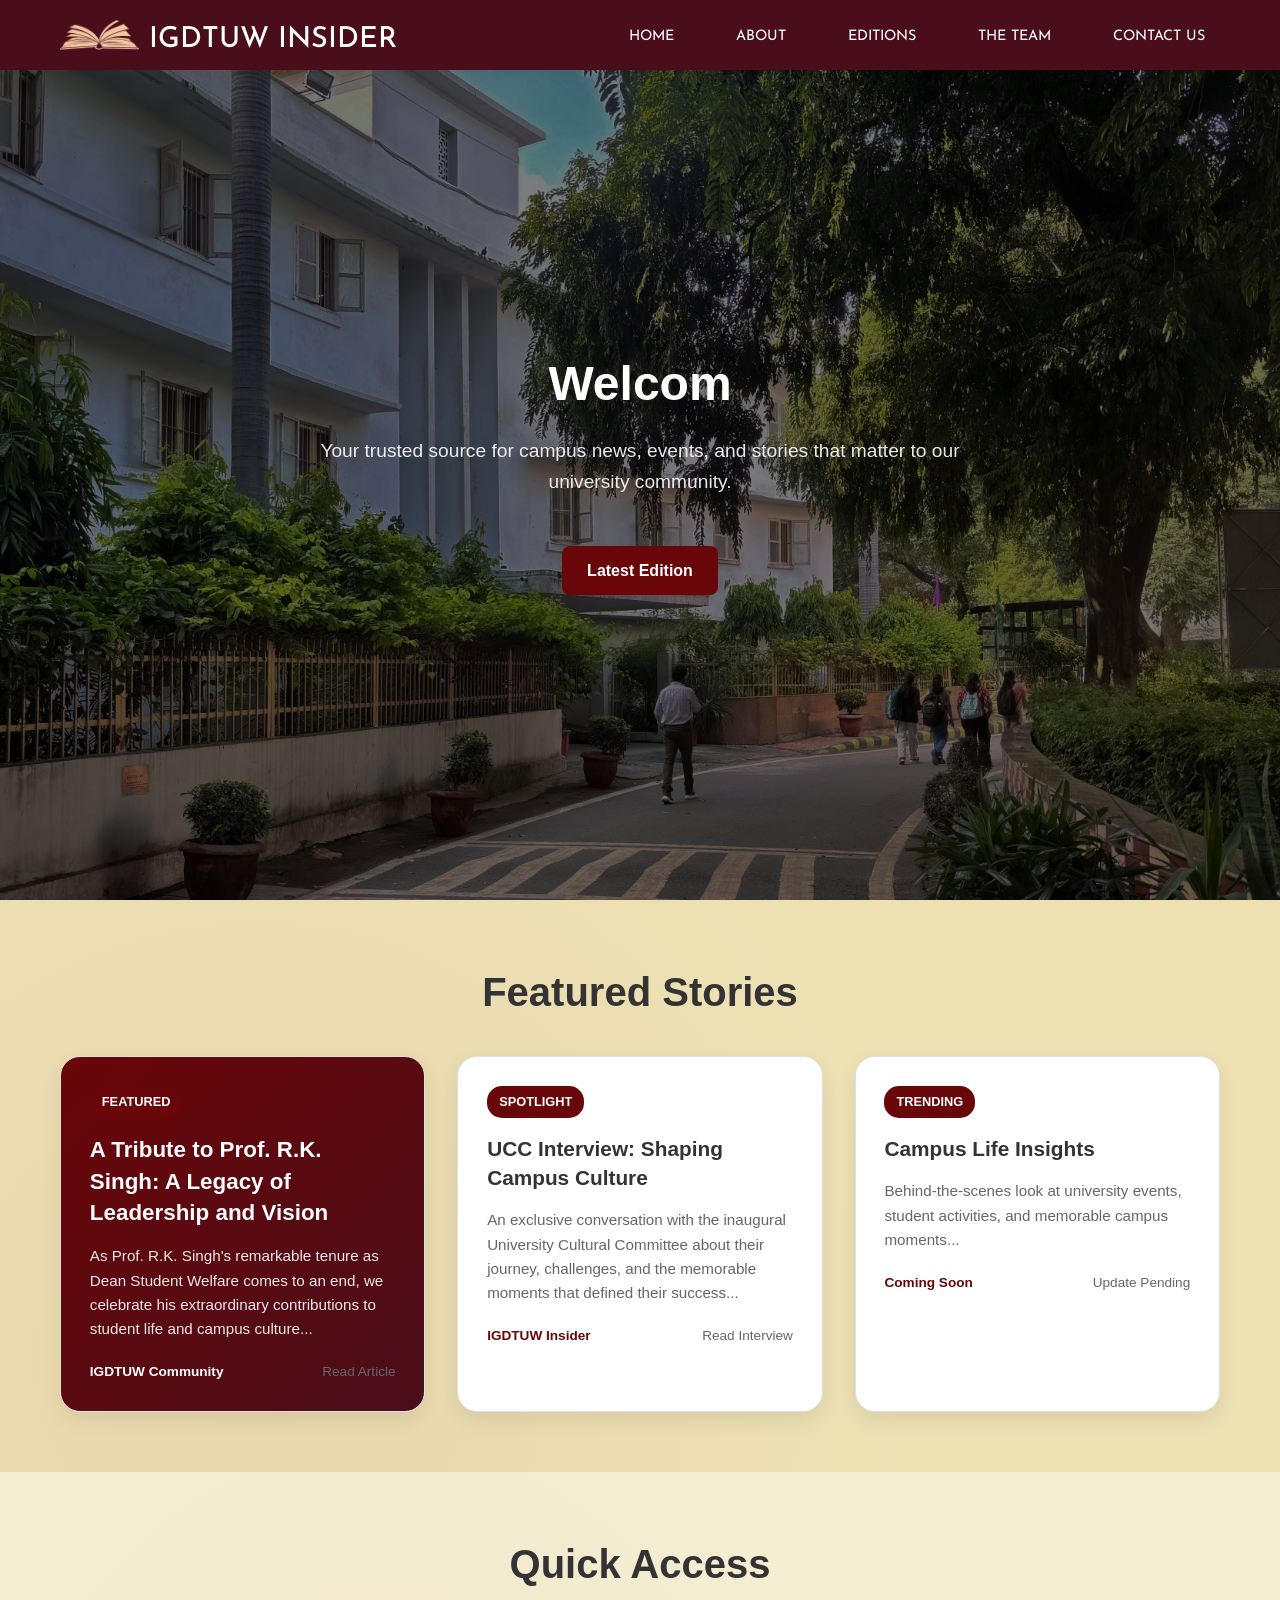
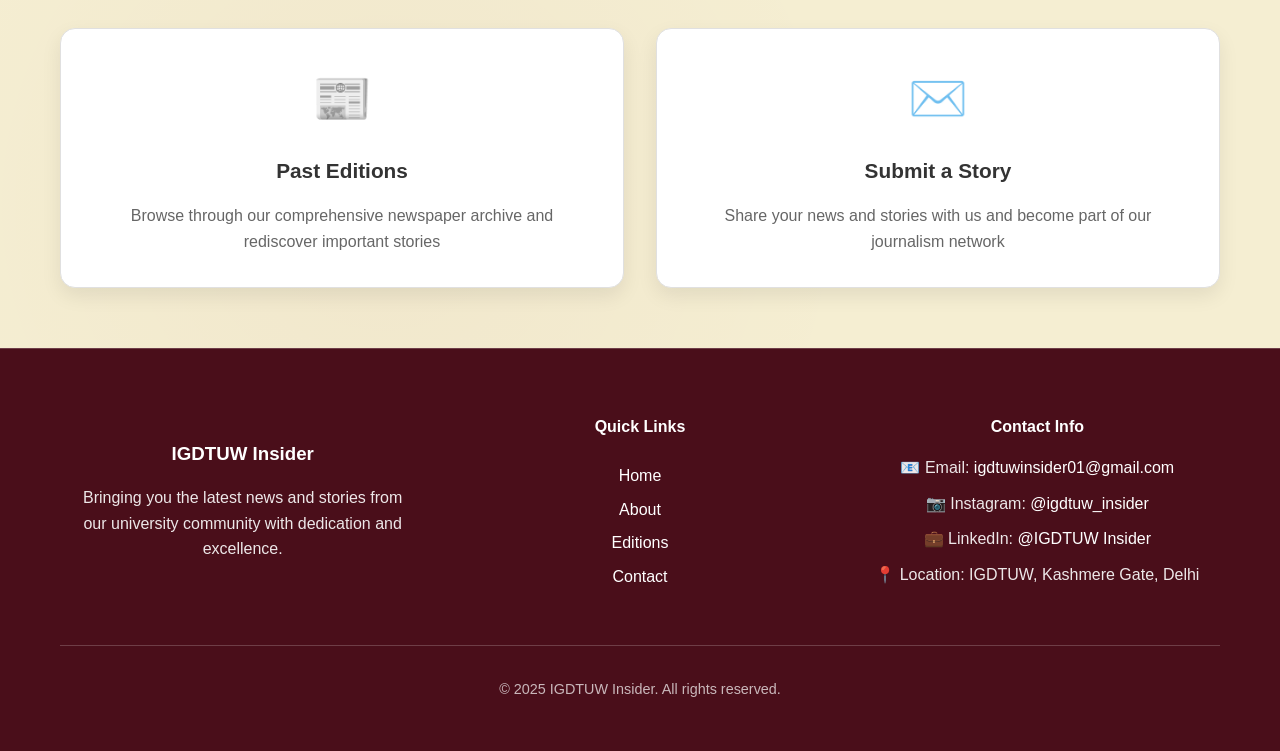
<file: index.html>
<!DOCTYPE html>
<html lang="en">

<head>
    <meta charset="UTF-8">
    <meta name="viewport" content="width=device-width, initial-scale=1.0">
    <title>IGDTUW Insider - University Newspaper</title>
    <style>
        @import url('https://fonts.googleapis.com/css2?family=Josefin+Sans:ital,wght@0,100..700;1,100..700&display=swap');
    </style>
    <link rel="stylesheet" href="navbar.css">
    <link rel="stylesheet" href="style.css">
    <link rel="stylesheet" href="footer.css">
</head>

<body class="loading">
    <!-- Navigation -->
    <nav class="navbar">
        <div class="nav-container">
            <div class="logo">
                <img src="secondary-logo.png" alt="Logo" class="logo-img">
                <h2 style="padding-top:10px;">IGDTUW INSIDER</h2>
            </div>
            <ul class="nav-menu">
                <li><a href="index.html" class="nav-link">HOME</a></li>
                <li><a href="pages/about/about.html" class="nav-link">ABOUT</a></li>
                <li><a href="pages/edition/edition.html" class="nav-link">EDITIONS</a></li>
                <li><a href="pages/team/team.html" class="nav-link">THE TEAM</a></li>
                <li><a href="pages/contact/contact.html" class="nav-link">CONTACT US</a></li>
            </ul>
            <div class="hamburger">
                <span></span>
                <span></span>
                <span></span>
            </div>
        </div>
    </nav>

    <!-- Hero Section -->
    <section class="hero">
        <div class="hero-content">
            <h1 class="typing-text" id="typing-text">Welcome to IGDTUW Insider</h1>
            <p>Your trusted source for campus news, events, and stories that matter to our university community.</p>
            <div class="hero-buttons">
                <a href="pages/edition/edition.html" class="btn primary">Latest Edition</a>
            </div>
        </div>
    </section>

    <!-- Featured Stories Section -->
    <section class="featured-stories">
        <div class="container">
            <h2 class="animate-on-scroll">Featured Stories</h2>
            <div class="featured-grid">
                <a href="prof-rk-singh.html" class="featured-card main-story animate-on-scroll">
                    <div class="feature-badge">FEATURED</div>
                    <h3>A Tribute to Prof. R.K. Singh: A Legacy of Leadership and Vision</h3>
                    <p>As Prof. R.K. Singh's remarkable tenure as Dean Student Welfare comes to an end, we celebrate his
                        extraordinary contributions to student life and campus culture...</p>
                    <div class="story-meta">
                        <span class="story-author">IGDTUW Community</span>
                        <span class="story-date">Read Article</span>
                    </div>
                </a>

                <a href="ucc-interview.html" class="featured-card animate-on-scroll">
                    <div class="feature-badge">SPOTLIGHT</div>
                    <h3>UCC Interview: Shaping Campus Culture</h3>
                    <p>An exclusive conversation with the inaugural University Cultural Committee about their journey,
                        challenges, and the memorable moments that defined their success...</p>
                    <div class="story-meta">
                        <span class="story-author">IGDTUW Insider</span>
                        <span class="story-date">Read Interview</span>
                    </div>
                </a>

                <div class="featured-card animate-on-scroll" onclick="showUpdateMessage(this)">
                    <div class="feature-badge">TRENDING</div>
                    <h3>Campus Life Insights</h3>
                    <p>Behind-the-scenes look at university events, student activities, and memorable campus moments...
                    </p>
                    <div class="story-meta">
                        <span class="story-author">Coming Soon</span>
                        <span class="story-date">Update Pending</span>
                    </div>
                </div>
            </div>
        </div>
    </section>

    <!-- Quick Links -->
    <section class="quick-links">
        <div class="container">
            <h2 class="animate-on-scroll">Quick Access</h2>
            <div class="links-grid">
                <a href="pages/edition/edition.html" class="link-card animate-on-scroll">
                    <div class="link-icon">📰</div>
                    <h3>Past Editions</h3>
                    <p>Browse through our comprehensive newspaper archive and rediscover important stories</p>
                </a>
                <a href="pages/contact/contact.html" class="link-card animate-on-scroll">
                    <div class="link-icon">✉️</div>
                    <h3>Submit a Story</h3>
                    <p>Share your news and stories with us and become part of our journalism network</p>
                </a>
            </div>
        </div>
    </section>

    <!-- Footer -->
    <footer class="footer">
        <div class="container">
            <div class="footer-content">

                <div class="footer-section">
                    <h3>IGDTUW Insider</h3>
                    <p>Bringing you the latest news and stories from our university community with dedication and
                        excellence.</p>
                </div>

                <div class="footer-section">
                    <h4>Quick Links</h4>
                    <ul>
                        <li><a href="index.html">Home</a></li>
                        <li><a href="pages/about/about.html">About</a></li>
                        <li><a href="pages/edition/edition.html">Editions</a></li>
                        <li><a href="pages/contact/contact.html">Contact</a></li>
                    </ul>
                </div>

                <div class="footer-section">
                    <h4>Contact Info</h4>
                    <p>📧 Email: <a href="mailto:igdtuwinsider01@gmail.com"
                            class="contact-link">igdtuwinsider01@gmail.com</a></p>
                    <p>📷 Instagram: <a href="https://www.instagram.com/igdtuw_insider" target="_blank"
                            class="contact-link">@igdtuw_insider</a></p>
                    <p>💼 LinkedIn: <a href="https://www.linkedin.com/company/igdtuw-insider/" target="_blank"
                            class="contact-link">@IGDTUW Insider</a></p>
                    <p>📍 Location: IGDTUW, Kashmere Gate, Delhi</p>
                </div>
            </div>

            <div class="footer-bottom">
                <p>&copy; 2025 IGDTUW Insider. All rights reserved.</p>
            </div>
        </div>
    </footer>

    <script>
        // Dynamic Typing Animation
        const typingText = document.getElementById('typing-text');
        const texts = [
            'Welcome to IGDTUW Insider',
            'Your Campus News Hub',
            'Stories That Matter',
            'University Community Updates'
        ];
        let textIndex = 0;
        let charIndex = 0;
        let isDeleting = false;
        let typingSpeed = 100;

        function typeWriter() {
            const currentText = texts[textIndex];

            if (isDeleting) {
                typingText.textContent = currentText.substring(0, charIndex - 1);
                typingSpeed = 50;
            } else {
                typingText.textContent = currentText.substring(0, charIndex + 1);
                charIndex++;
                typingSpeed = 100;
            }

            if (!isDeleting && charIndex === currentText.length) {
                setTimeout(() => {
                    isDeleting = true;
                }, 2000);
            } else if (isDeleting && charIndex === 0) {
                isDeleting = false;
                textIndex = (textIndex + 1) % texts.length;
            }

            setTimeout(typeWriter, typingSpeed);
        }

        // Start typing animation after page loads
        setTimeout(() => {
            typeWriter();
        }, 1000);


        // Enhanced Mobile Menu Toggle with Animation
        const hamburger = document.querySelector('.hamburger');
        const navMenu = document.querySelector('.nav-menu');

        hamburger.addEventListener('click', function () {
            hamburger.classList.toggle('active');
            navMenu.classList.toggle('active');

            // Animate hamburger lines
            const spans = hamburger.querySelectorAll('span');
            if (hamburger.classList.contains('active')) {
                spans[0].style.transform = 'rotate(45deg) translate(9px, 9px)';
                spans[1].style.opacity = '0';
                spans[2].style.transform = 'rotate(-45deg) translate(7px, -6px)';
            } else {
                spans[0].style.transform = 'none';
                spans[1].style.opacity = '1';
                spans[2].style.transform = 'none';
            }
        });

        // Close mobile menu when clicking on a link
        document.querySelectorAll('.nav-link').forEach(n => n.addEventListener('click', () => {
            hamburger.classList.remove('active');
            navMenu.classList.remove('active');
            const spans = hamburger.querySelectorAll('span');
            spans[0].style.transform = 'none';
            spans[1].style.opacity = '1';
            spans[2].style.transform = 'none';
        }));

        // Smooth scrolling for anchor links
        document.querySelectorAll('a[href^="#"]').forEach(anchor => {
            anchor.addEventListener('click', function (e) {
                e.preventDefault();
                const target = document.querySelector(this.getAttribute('href'));
                if (target) {
                    target.scrollIntoView({
                        behavior: 'smooth',
                        block: 'start'
                    });
                }
            });
        });

        // Enhanced Navbar background on scroll
        window.addEventListener('scroll', function () {
            const navbar = document.querySelector('.navbar');
            const scrolled = window.pageYOffset;

            if (scrolled > 100) {
                navbar.style.background = 'var(--navbar-bg)';
                navbar.style.backdropFilter = 'blur(20px)';
                navbar.style.boxShadow = '0 4px 20px var(--shadow)';
            } else {
                navbar.style.background = 'var(--navbar-bg)';
                navbar.style.backdropFilter = 'blur(15px)';
                navbar.style.boxShadow = 'none';
            }

            // Reduced parallax effect for background
            const hero = document.querySelector('.hero');
            if (hero) {
                hero.style.transform = `translateY(${scrolled * 0.05}px)`;
            }
        });

        // Simplified Intersection Observer for scroll animations
        const observerOptions = {
            threshold: 0.1,
            rootMargin: '0px 0px -30px 0px'
        };

        const observer = new IntersectionObserver(function (entries) {
            entries.forEach(entry => {
                if (entry.isIntersecting) {
                    entry.target.classList.add('animated');
                }
            });
        }, observerOptions);

        // Observe elements for animation
        document.querySelectorAll('.animate-on-scroll').forEach(el => {
            observer.observe(el);
        });

        // Enhanced Loading Animation
        window.addEventListener('load', function () {
            document.body.classList.add('loaded');
        });

        // Simplified click effects without excessive animations
        document.querySelectorAll('.btn, .link-card, .story-card').forEach(element => {
            element.addEventListener('click', function (e) {
                this.style.transform = 'scale(0.98)';
                setTimeout(() => {
                    this.style.transform = '';
                }, 150);
            });
        });
        // Featured Stories Click Handler for "Coming Soon" items
        function showUpdateMessage(element) {
            const originalContent = element.innerHTML;
            element.style.background = 'var(--accent-primary)';
            element.style.color = 'white';
            element.innerHTML = `
                <div style="text-align: center; padding: 2rem;">
                    <div style="font-size: 2rem; margin-bottom: 1rem;">📝</div>
                    <h3 style="color: white; margin-bottom: 1rem;">Content Coming Soon!</h3>
                    <p style="color: rgba(255,255,255,0.9); margin-bottom: 0;">This story will be updated with fresh content soon. Stay tuned!</p>
                </div>
            `;

            setTimeout(() => {
                element.innerHTML = originalContent;
                element.style.background = '';
                element.style.color = '';
            }, 3000);
        }
    </script>
</body>

</html>
</file>
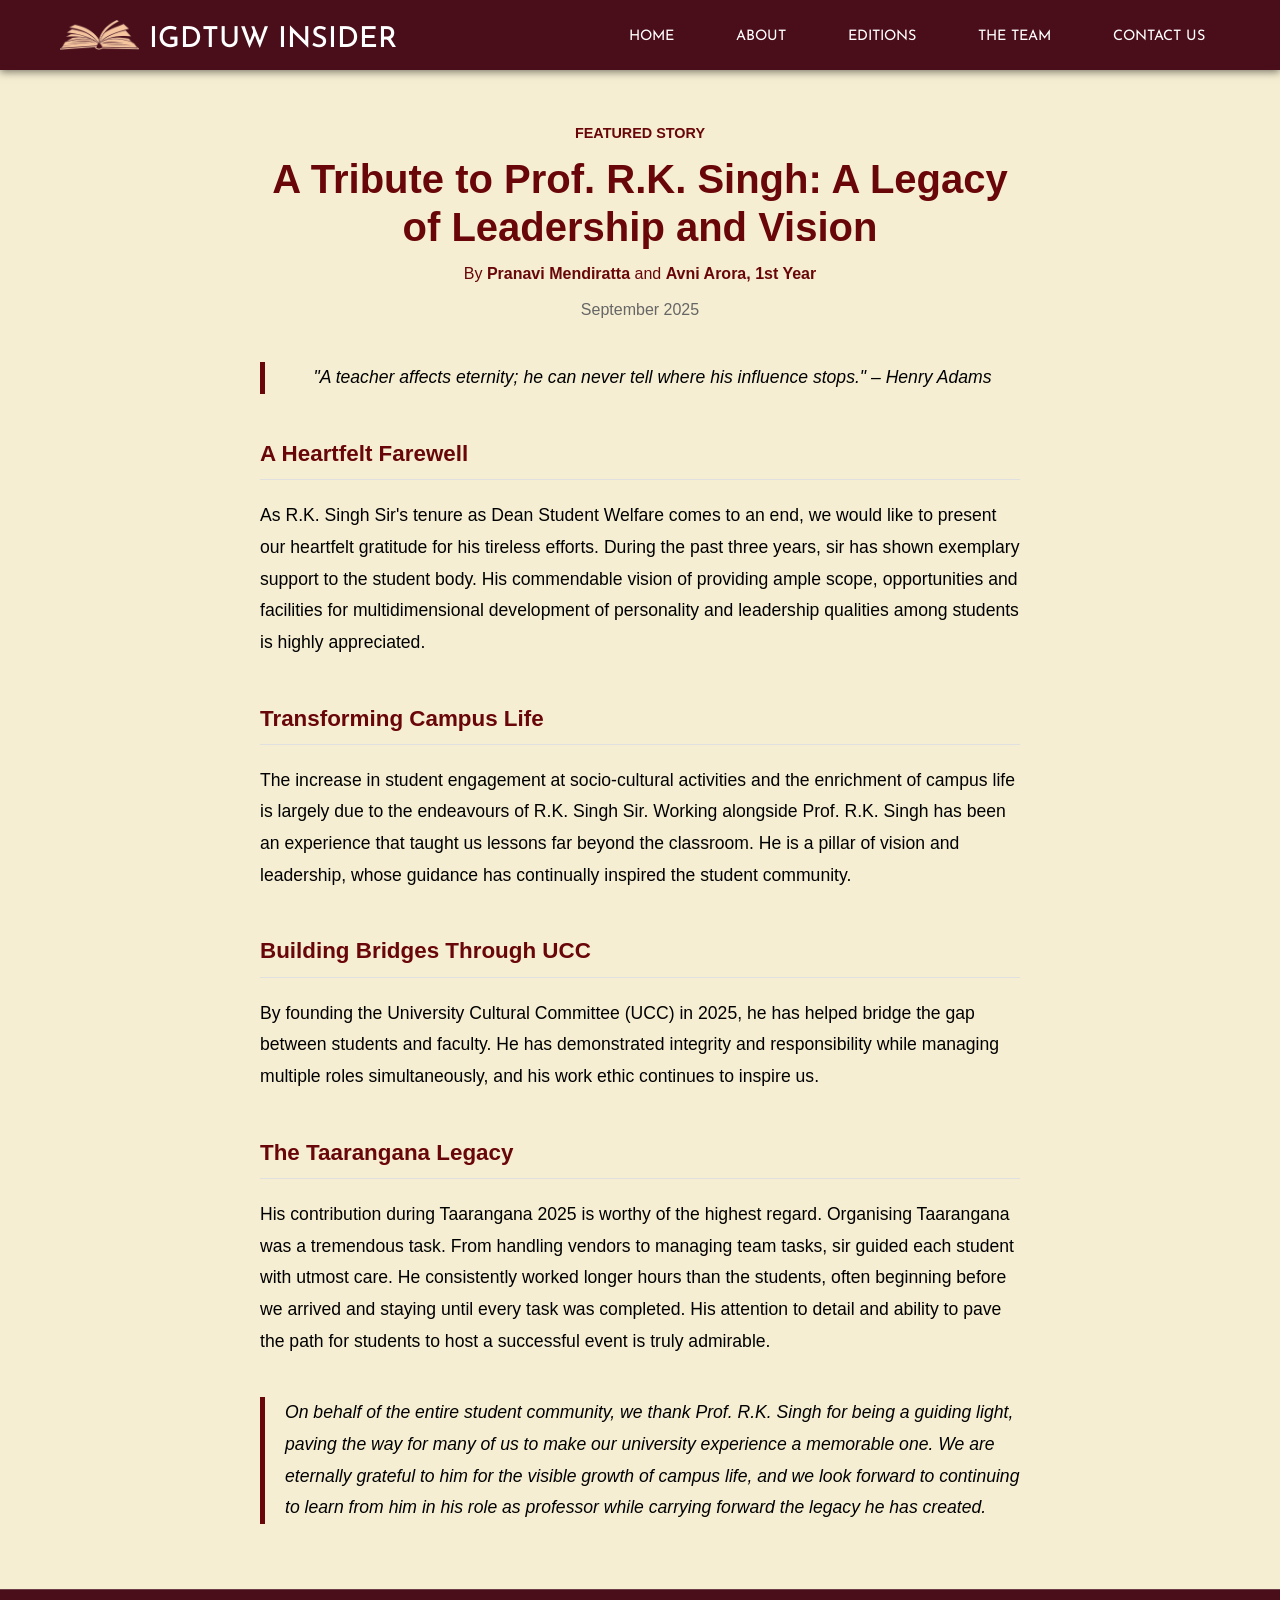
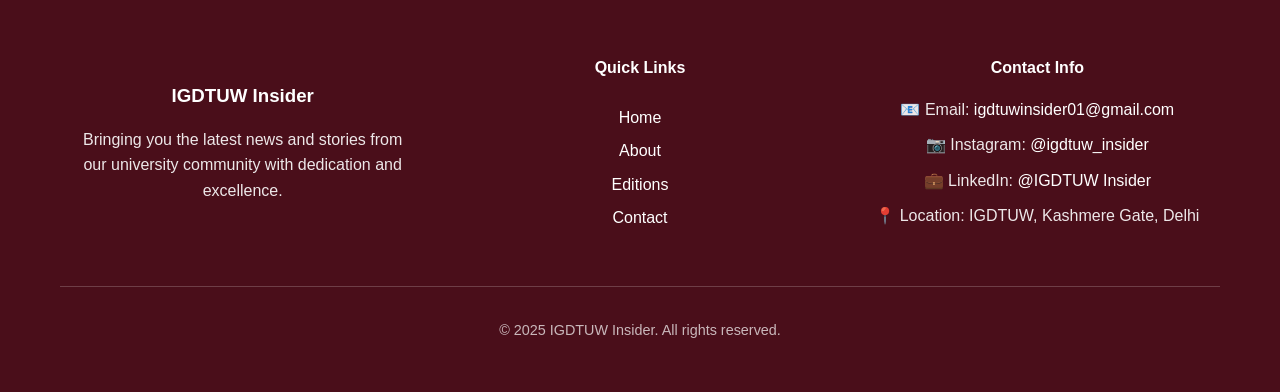
<file: prof-rk-singh.html>
<!DOCTYPE html>
<html lang="en">

<head>
    <meta charset="UTF-8">
    <meta name="viewport" content="width=device-width, initial-scale=1.0">
    <title>A Tribute to Prof. R.K. Singh - IGDTUW Insider</title>
    <style>
        @import url('https://fonts.googleapis.com/css2?family=Josefin+Sans:ital,wght@0,100..700;1,100..700&display=swap');
    </style>
    <link rel="stylesheet" href="navbar.css">
    <link rel="stylesheet" href="footer.css">
    <style>
        * {
            margin: 0;
            padding: 0;
            box-sizing: border-box;
        }

        :root {
            --bg-primary: #f5eed2;
            --bg-secondary: #f8f8f8;
            --card-bg: #ffffff;
            --text-primary: #000000;
            /* black for answers */
            --text-secondary: #666666;
            /* subtitles, metadata, quotes remain gray */
            --muted-text: #999999;
            --accent-primary: #690609;
            --accent-secondary: #4a0e1a;
            --accent-subtle: #8b1519;
            --border-color: #e0e0e0;
            --shadow: rgba(0, 0, 0, 0.08);
        }

        body {
            font-family: 'Segoe UI', Tahoma, Geneva, Verdana, sans-serif;
            line-height: 1.6;
            background-color: var(--bg-primary);
            color: var(--text-primary);
            padding-top: 80px;
        }

        .container {
            max-width: 800px;
            margin: 0 auto;
            padding: 40px 20px;
        }

        .article-header {
            text-align: center;
            margin-bottom: 40px;
        }

        .article-badge {
            font-size: 0.9rem;
            font-weight: bold;
            display: inline-block;
            margin-bottom: 10px;
            color: var(--accent-primary);
        }

        .article-title {
            font-size: 2.5rem;
            margin-bottom: 10px;
            line-height: 1.2;
            color: var(--accent-primary);
        }

        .article-meta {
            font-size: 1rem;
            color: var(--text-secondary);
            margin-top: 10px;
        }

        .article-content {
            background: none;
            padding: 0;
            box-shadow: none;
            line-height: 1.8;
        }

        .article-intro {
            font-size: 1.3rem;
            color: var(--accent-primary);
            font-weight: 500;
            margin-bottom: 40px;
            text-align: center;
            font-style: italic;
            padding: 0;
            background: none;
            border-left: 5px solid var(--accent-primary);
            padding-left: 20px;
        }

        .article-content h3 {
            color: var(--accent-primary);
            font-size: 1.4rem;
            margin: 40px 0 20px;
            font-weight: 600;
            border-bottom: 1px solid var(--border-color);
            padding-bottom: 5px;
        }

        .article-content p {
            color: var(--text-primary);
            margin-bottom: 25px;
            font-size: 1.1rem;
        }

        .article-conclusion {
            border-left: 5px solid var(--accent-primary);
            padding-left: 20px;
            font-style: italic;
            margin-top: 40px;
            font-size: 1.1rem;
            color: var(--text-secondary);
        }
        .photo-credit{
            color:var(--accent-primary);
        }

        @media (max-width: 768px) {
            .hamburger {
                display: flex;
            }

            .nav-menu {
                position: fixed;
                left: -100%;
                top: 70px;
                flex-direction: column;
                background-color: var(--navbar-bg);
                width: 100%;
                text-align: center;
                transition: 0.3s;
                box-shadow: 0 10px 27px var(--shadow);
                padding: 2rem 0;
                backdrop-filter: blur(15px);
            }

            .nav-menu.active {
                left: 0;
                animation: slideInRight 0.3s ease-out;
            }
            .article-title {
                font-size: 2rem;
            }
            
            .article-header {
                padding: 30px 20px;
            }
            
            .article-content {
                padding: 30px 20px;
            }
            
            .container {
                padding: 20px 15px;
            }
        }
    </style>
</head>

<body>
    <!-- Navigation -->
    <nav class="navbar">
        <div class="nav-container">
            <div class="logo">
                <img src="secondary-logo.png" alt="Logo" class="logo-img">
                <h2 style="padding-top:10px;">IGDTUW INSIDER</h2>
            </div>
            <ul class="nav-menu">
                <li><a href="index.html" class="nav-link">HOME</a></li>
                <li><a href="pages/about/about.html" class="nav-link">ABOUT</a></li>
                <li><a href="pages/edition/edition.html" class="nav-link">EDITIONS</a></li>
                <li><a href="pages/team/team.html" class="nav-link">THE TEAM</a></li>
                <li><a href="pages/contact/contact.html" class="nav-link">CONTACT US</a></li>
            </ul>
            <div class="hamburger">
                <span></span>
                <span></span>
                <span></span>
            </div>
        </div>
    </nav>

    <div class="container">
        <div class="article-header">
            <span class="article-badge">FEATURED STORY</span>
            <h1 class="article-title">A Tribute to Prof. R.K. Singh: A Legacy of Leadership and Vision</h1>
            <p class="photo-credit" >By <strong>Pranavi Mendiratta</strong> and <strong> Avni Arora, 1st Year</strong></p>
            <div class="article-meta">
                <!-- <span>IGDTUW Community</span> 
                <span> • </span>-->
                <span>September 2025</span>
            </div>
        </div>

        <div class="article-content">
            <p class="article-intro">"A teacher affects eternity; he can never tell where his influence stops." – Henry Adams</p>

            <h3>A Heartfelt Farewell</h3>
            <p>As R.K. Singh Sir's tenure as Dean Student Welfare comes to an end, we would like to present our heartfelt gratitude for his tireless efforts. During the past three years, sir has shown exemplary support to the student body. His commendable vision of providing ample scope, opportunities and facilities for multidimensional development of personality and leadership qualities among students is highly appreciated.</p>

            <h3>Transforming Campus Life</h3>
            <p>The increase in student engagement at socio-cultural activities and the enrichment of campus life is largely due to the endeavours of R.K. Singh Sir. Working alongside Prof. R.K. Singh has been an experience that taught us lessons far beyond the classroom. He is a pillar of vision and leadership, whose guidance has continually inspired the student community.</p>

            <h3>Building Bridges Through UCC</h3>
            <p>By founding the University Cultural Committee (UCC) in 2025, he has helped bridge the gap between students and faculty. He has demonstrated integrity and responsibility while managing multiple roles simultaneously, and his work ethic continues to inspire us.</p>

            <h3>The Taarangana Legacy</h3>
            <p>His contribution during Taarangana 2025 is worthy of the highest regard. Organising Taarangana was a tremendous task. From handling vendors to managing team tasks, sir guided each student with utmost care. He consistently worked longer hours than the students, often beginning before we arrived and staying until every task was completed. His attention to detail and ability to pave the path for students to host a successful event is truly admirable.</p>

            <p class="article-conclusion">On behalf of the entire student community, we thank Prof. R.K. Singh for being a guiding light, paving the way for many of us to make our university experience a memorable one. We are eternally grateful to him for the visible growth of campus life, and we look forward to continuing to learn from him in his role as professor while carrying forward the legacy he has created.</p>
        </div>
    </div>

    <!-- Footer -->
    <footer class="footer">
        <div class="container">
            <div class="footer-content">
                <div class="footer-section">
                    <h3>IGDTUW Insider</h3>
                    <p>Bringing you the latest news and stories from our university community with dedication and excellence.</p>
                </div>

                <div class="footer-section">
                    <h4>Quick Links</h4>
                    <ul>
                        <li><a href="index.html">Home</a></li>
                        <li><a href="pages/about/about.html">About</a></li>
                        <li><a href="pages/edition/edition.html">Editions</a></li>
                        <li><a href="pages/contact/contact.html">Contact</a></li>
                    </ul>
                </div>

                <div class="footer-section">
                    <h4>Contact Info</h4>
                    <p>📧 Email: <a href="mailto:igdtuwinsider01@gmail.com" class="contact-link">igdtuwinsider01@gmail.com</a></p>
                    <p>📷 Instagram: <a href="https://www.instagram.com/igdtuw_insider" target="_blank" class="contact-link">@igdtuw_insider</a></p>
                    <p>💼 LinkedIn: <a href="https://www.linkedin.com/company/igdtuw-insider/" target="_blank" class="contact-link">@IGDTUW Insider</a></p>
                    <p>📍 Location: IGDTUW, Kashmere Gate, Delhi</p>
                </div>
            </div>

            <div class="footer-bottom">
                <p>&copy; 2025 IGDTUW Insider. All rights reserved.</p>
            </div>
        </div>
    </footer>

    <script>
        // Mobile Menu Toggle
        const hamburger = document.querySelector('.hamburger');
        const navMenu = document.querySelector('.nav-menu');

        hamburger.addEventListener('click', function () {
            hamburger.classList.toggle('active');
            navMenu.classList.toggle('active');
        });

        // Close mobile menu when clicking on a link
        document.querySelectorAll('.nav-link').forEach(n => n.addEventListener('click', () => {
            hamburger.classList.remove('active');
            navMenu.classList.remove('active');
        }));
    </script>
</body>

</html>
</file>
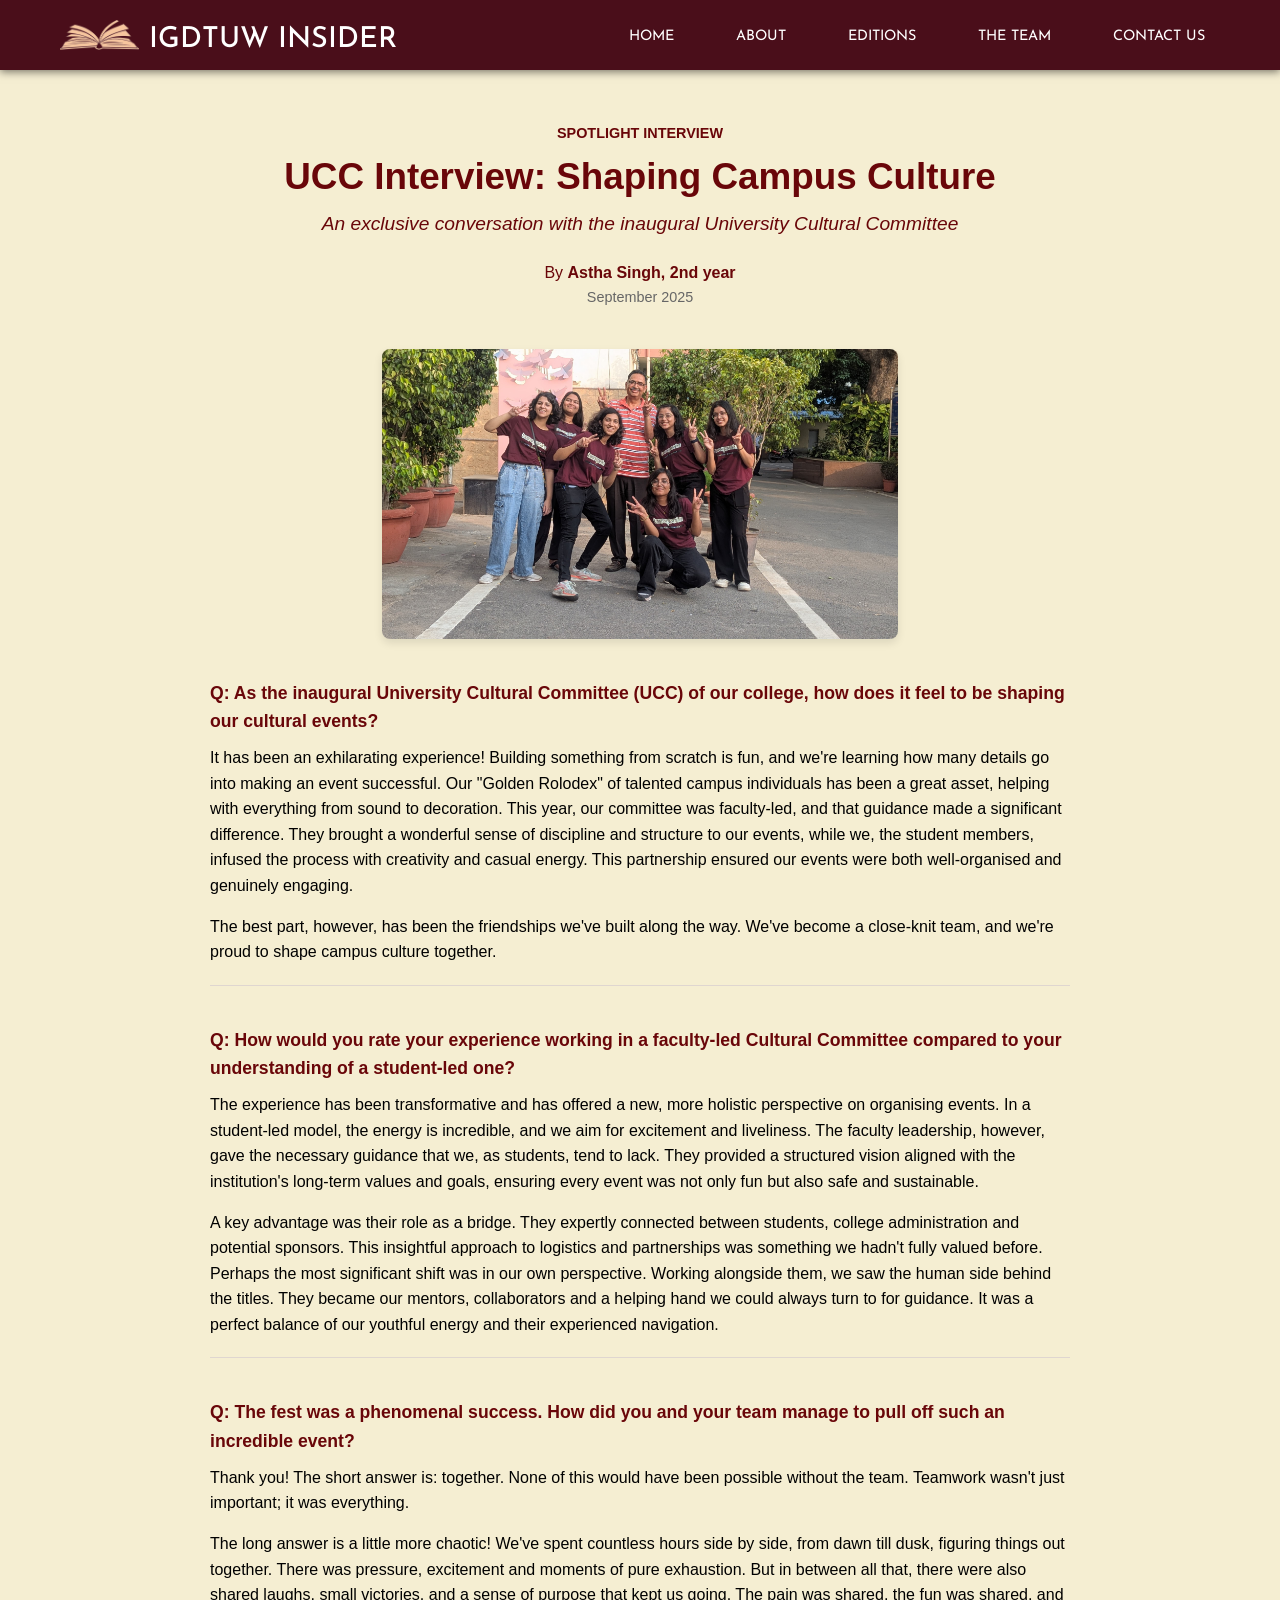
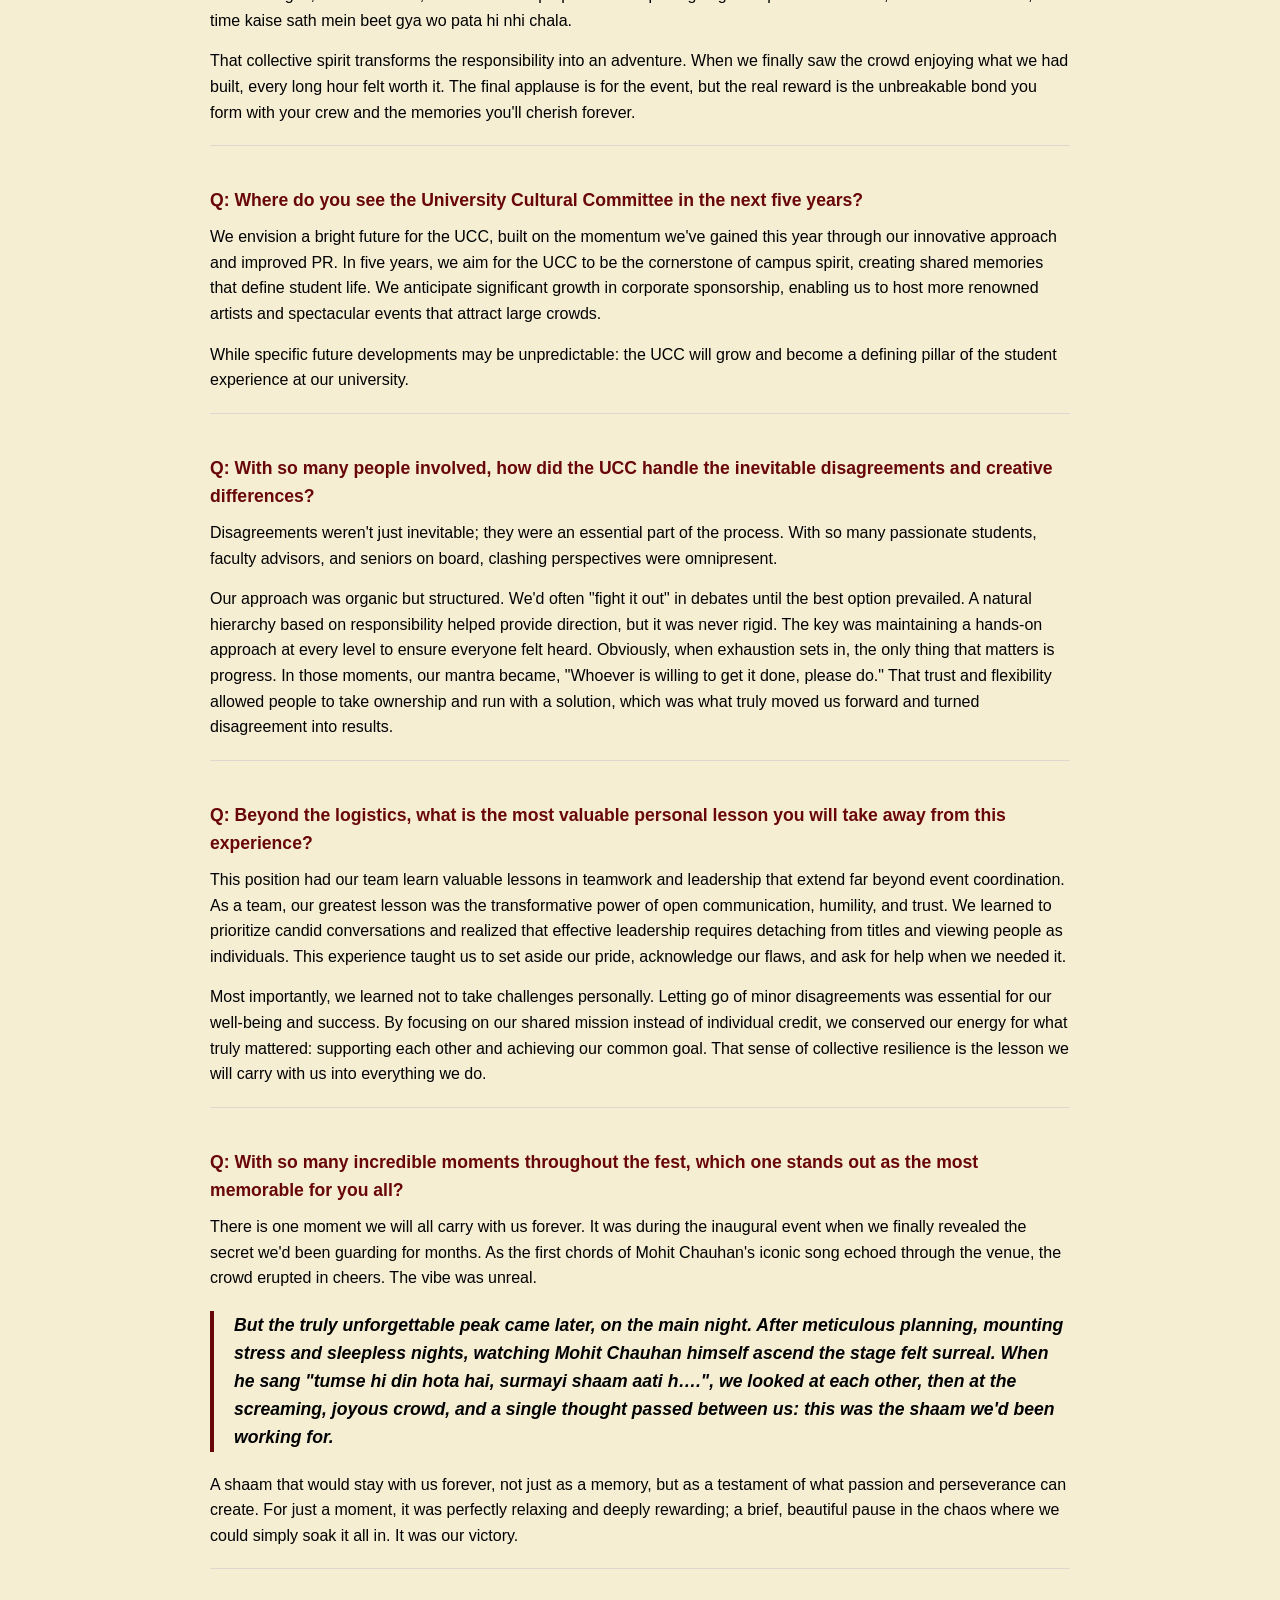
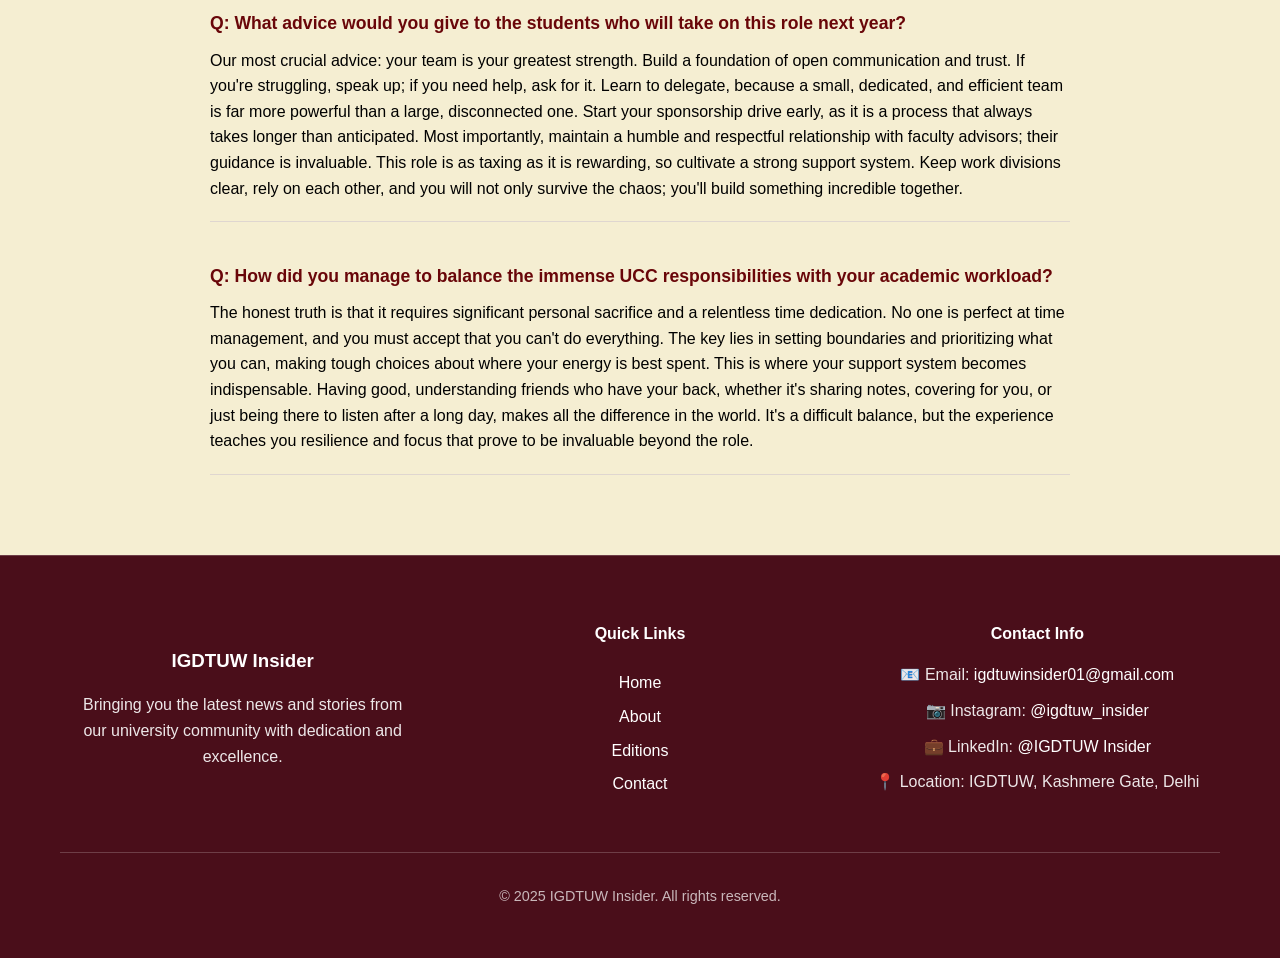
<file: ucc-interview.html>
<!DOCTYPE html>
<html lang="en">

<head>
    <meta charset="UTF-8">
    <meta name="viewport" content="width=device-width, initial-scale=1.0">
    <title>UCC Interview: Shaping Campus Culture - IGDTUW Insider</title>
    <style>
        @import url('https://fonts.googleapis.com/css2?family=Josefin+Sans:ital,wght@0,100..700;1,100..700&display=swap');

        * {
            margin: 0;
            padding: 0;
            box-sizing: border-box;
        }

        :root {
            --bg-primary: #f5eed2;
            --bg-secondary: #f8f8f8;
            --card-bg: #ffffff;
            --text-primary: #000000;
            /* black for answers */
            --text-secondary: #666666;
            /* subtitles, metadata, quotes remain gray */
            --muted-text: #999999;
            --accent-primary: #690609;
            --accent-secondary: #4a0e1a;
            --accent-subtle: #8b1519;
            --border-color: #e0e0e0;
            --shadow: rgba(0, 0, 0, 0.08);
        }

        body {
            font-family: 'Segoe UI', Tahoma, Geneva, Verdana, sans-serif;
            line-height: 1.6;
            background-color: #f5eed2;
            ;
            min-height: 100vh;
            color: var(--text-primary);
            padding-top: 80px;
        }

        .container {
            max-width: 900px;
            margin: 0 auto;
            padding: 40px 20px;
        }

        .article-header {
            text-align: center;
            margin-bottom: 40px;
        }

        .article-badge {
            font-size: 0.9rem;
            font-weight: bold;
            display: inline-block;
            margin-bottom: 10px;
            color: var(--accent-primary);
        }

        .article-title {
            font-size: 2.3rem;
            margin-bottom: 10px;
            line-height: 1.2;
            color: var(--accent-primary);
        }

        .article-subtitle {
            font-size: 1.2rem;
            margin-bottom: 20px;
            font-style: italic;
            color: var(--text-secondary);
        }

        .article-meta {
            font-size: 0.9rem;
            color: #666666;
        }

        .qa-section {
            margin-bottom: 40px;
            border-bottom: 1px solid var(--border-color);
            padding-bottom: 20px;
        }

        .question {
            font-weight: 600;
            font-size: 1.1rem;
            color: var(--accent-primary);
            margin-bottom: 10px;
        }

        .answer {
            font-size: 1rem;
            color: #000000;
            /* now black */
        }

        .answer p {
            margin-bottom: 15px;
        }

        .answer p:last-child {
            margin-bottom: 0;
        }

        .highlight-quote {
            border-left: 4px solid var(--accent-primary);
            padding-left: 20px;
            font-style: italic;
            font-weight: 600;
            /* makes it bold */
            font-size: 1.1rem;
            margin: 20px 0;
            color: #000000;
        }

        @media (max-width: 768px) {
            .hamburger {
                display: flex;
            }

            .nav-menu {
                position: fixed;
                left: -100%;
                top: 70px;
                flex-direction: column;
                background-color: var(--navbar-bg);
                width: 100%;
                text-align: center;
                transition: 0.3s;
                box-shadow: 0 10px 27px var(--shadow);
                padding: 2rem 0;
                backdrop-filter: blur(15px);
            }

            .nav-menu.active {
                left: 0;
                animation: slideInRight 0.3s ease-out;
            }

            .article-title {
                font-size: 1.8rem;
            }

            .article-header {
                padding: 30px 20px;
            }

            .article-content {
                padding: 30px 20px;
            }

            .container {
                padding: 20px 15px;
            }

            .qa-section {
                padding-left: 15px;
            }

            .question,
            .answer {
                padding: 15px 20px;
            }

        }

        /* New styles for the image */
        .article-image {
            width: 60%;
            height: auto;
            border-radius: 8px;
            margin-bottom: 40px;
            box-shadow: 0 4px 8px rgba(0, 0, 0, 0.1);
            display: block; /* Make the image a block-level element */
            margin-left: auto; /* Automatically set the left margin */
            margin-right: auto; /* Automatically set the right margin */
        }
    </style>
    <link rel="stylesheet" href="navbar.css">
    <link rel="stylesheet" href="footer.css">
</head>

<body>
    <nav class="navbar">
        <div class="nav-container">
            <div class="logo">
                <img src="secondary-logo.png" alt="Logo" class="logo-img">
                <h2 style="padding-top:10px;">IGDTUW INSIDER</h2>
            </div>
            <ul class="nav-menu">
                <li><a href="index.html" class="nav-link">HOME</a></li>
                <li><a href="pages/about/about.html" class="nav-link">ABOUT</a></li>
                <li><a href="pages/edition/edition.html" class="nav-link">EDITIONS</a></li>
                <li><a href="pages/team/team.html" class="nav-link">THE TEAM</a></li>
                <li><a href="pages/contact/contact.html" class="nav-link">CONTACT US</a></li>
            </ul>
            <div class="hamburger">
                <span></span>
                <span></span>
                <span></span>
            </div>
        </div>
    </nav>

    <div class="container">
        <header class="article-header">
            <span class="article-badge">SPOTLIGHT INTERVIEW</span>
            <h1 class="article-title">UCC Interview: Shaping Campus Culture</h1>
            <p class="article-subtitle">An exclusive conversation with the inaugural University Cultural Committee</p>
            <p class="photo-credit" >By <strong>Astha Singh, 2nd year</strong></p>
            <div class="article-meta">
                <!-- <span>IGDTUW Insider</span>
                <span> • </span> -->
                <span>September 2025</span>
                
            </div>
        </header>

        <img src="ucc.jpg"
            alt="Students working on a cultural event" class="article-image">

        <main class="article-content">
            <div class="qa-section">
                <div class="question">
                    Q: As the inaugural University Cultural Committee (UCC) of our college, how does it feel to be
                    shaping our cultural events?
                </div>
                <div class="answer">
                    <p>It has been an exhilarating experience! Building something from scratch is fun, and we're learning
                        how many details go into making an event successful. Our "Golden Rolodex" of talented campus
                        individuals has been a great asset, helping with everything from sound to decoration. This year,
                        our committee was faculty-led, and that guidance made a significant difference. They brought a
                        wonderful sense of discipline and structure to our events, while we, the student members,
                        infused the process with creativity and casual energy. This partnership ensured our events were
                        both well-organised and genuinely engaging.</p>
                    <p>The best part, however, has been the friendships we've built along the way. We've become a
                        close-knit team, and we're proud to shape campus culture together.</p>
                </div>
            </div>

            <div class="qa-section">
                <div class="question">
                    Q: How would you rate your experience working in a faculty-led Cultural Committee compared to your
                    understanding of a student-led one?
                </div>
                <div class="answer">
                    <p>The experience has been transformative and has offered a new, more holistic perspective on
                        organising events. In a student-led model, the energy is incredible, and we aim for excitement
                        and liveliness. The faculty leadership, however, gave the necessary guidance that we, as
                        students, tend to lack. They provided a structured vision aligned with the institution's
                        long-term values and goals, ensuring every event was not only fun but also safe and
                        sustainable.</p>
                    <p>A key advantage was their role as a bridge. They expertly connected between students, college
                        administration and potential sponsors. This insightful approach to logistics and partnerships
                        was something we hadn't fully valued before. Perhaps the most significant shift was in our own
                        perspective. Working alongside them, we saw the human side behind the titles. They became our
                        mentors, collaborators and a helping hand we could always turn to for guidance. It was a perfect
                        balance of our youthful energy and their experienced navigation.</p>
                </div>
            </div>

            <div class="qa-section">
                <div class="question">
                    Q: The fest was a phenomenal success. How did you and your team manage to pull off such an
                    incredible event?
                </div>
                <div class="answer">
                    <p>Thank you! The short answer is: together. None of this would have been possible without the team.
                        Teamwork wasn't just important; it was everything.</p>
                    <p>The long answer is a little more chaotic! We've spent countless hours side by side, from dawn
                        till dusk, figuring things out together. There was pressure, excitement and moments of pure
                        exhaustion. But in between all that, there were also shared laughs, small victories, and a sense
                        of purpose that kept us going. The pain was shared, the fun was shared, and time kaise sath mein
                        beet gya wo pata hi nhi chala.</p>
                    <p>That collective spirit transforms the responsibility into an adventure. When we finally saw the
                        crowd enjoying what we had built, every long hour felt worth it. The final applause is for the
                        event, but the real reward is the unbreakable bond you form with your crew and the memories
                        you'll cherish forever.</p>
                </div>
            </div>

            <div class="qa-section">
                <div class="question">
                    Q: Where do you see the University Cultural Committee in the next five years?
                </div>
                <div class="answer">
                    <p>We envision a bright future for the UCC, built on the momentum we've gained this year through our
                        innovative approach and improved PR. In five years, we aim for the UCC to be the cornerstone of
                        campus spirit, creating shared memories that define student life. We anticipate significant
                        growth in corporate sponsorship, enabling us to host more renowned artists and spectacular
                        events that attract large crowds.</p>
                    <p>While specific future developments may be unpredictable: the UCC will grow and become a defining
                        pillar of the student experience at our university.</p>
                </div>
            </div>

            <div class="qa-section">
                <div class="question">
                    Q: With so many people involved, how did the UCC handle the inevitable disagreements and creative
                    differences?
                </div>
                <div class="answer">
                    <p>Disagreements weren't just inevitable; they were an essential part of the process. With so many
                        passionate students, faculty advisors, and seniors on board, clashing perspectives were
                        omnipresent.</p>
                    <p>Our approach was organic but structured. We'd often "fight it out" in debates until the best
                        option prevailed. A natural hierarchy based on responsibility helped provide direction, but it
                        was never rigid. The key was maintaining a hands-on approach at every level to ensure everyone
                        felt heard. Obviously, when exhaustion sets in, the only thing that matters is progress. In those
                        moments, our mantra became, "Whoever is willing to get it done, please do." That trust and
                        flexibility allowed people to take ownership and run with a solution, which was what truly moved
                        us forward and turned disagreement into results.</p>
                </div>
            </div>

            <div class="qa-section">
                <div class="question">
                    Q: Beyond the logistics, what is the most valuable personal lesson you will take away from this
                    experience?
                </div>
                <div class="answer">
                    <p>This position had our team learn valuable lessons in teamwork and leadership that extend far
                        beyond event coordination. As a team, our greatest lesson was the transformative power of open
                        communication, humility, and trust. We learned to prioritize candid conversations and realized
                        that effective leadership requires detaching from titles and viewing people as individuals. This
                        experience taught us to set aside our pride, acknowledge our flaws, and ask for help when we
                        needed it.</p>
                    <p>Most importantly, we learned not to take challenges personally. Letting go of minor disagreements
                        was essential for our well-being and success. By focusing on our shared mission instead of
                        individual credit, we conserved our energy for what truly mattered: supporting each other and
                        achieving our common goal. That sense of collective resilience is the lesson we will carry with
                        us into everything we do.</p>
                </div>
            </div>

            <div class="qa-section">
                <div class="question">
                    Q: With so many incredible moments throughout the fest, which one stands out as the most memorable
                    for you all?
                </div>
                <div class="answer">
                    <p>There is one moment we will all carry with us forever. It was during the inaugural event when we
                        finally revealed the secret we'd been guarding for months. As the first chords of Mohit Chauhan's
                        iconic song echoed through the venue, the crowd erupted in cheers. The vibe was unreal.</p>
                    <div class="highlight-quote">
                        But the truly unforgettable peak came later, on the main night. After meticulous planning,
                        mounting stress and sleepless nights, watching Mohit Chauhan himself ascend the stage felt
                        surreal. When he sang "tumse hi din hota hai, surmayi shaam aati h….", we looked at each other,
                        then at the screaming, joyous crowd, and a single thought passed between us: this was the shaam
                        we'd been working for.
                    </div>
                    <p>A shaam that would stay with us forever, not just as a memory, but as a testament of what passion
                        and perseverance can create. For just a moment, it was perfectly relaxing and deeply rewarding;
                        a brief, beautiful pause in the chaos where we could simply soak it all in. It was our
                        victory.</p>
                </div>
            </div>

            <div class="qa-section">
                <div class="question">
                    Q: What advice would you give to the students who will take on this role next year?
                </div>
                <div class="answer">
                    <p>Our most crucial advice: your team is your greatest strength. Build a foundation of open
                        communication and trust. If you're struggling, speak up; if you need help, ask for it. Learn to
                        delegate, because a small, dedicated, and efficient team is far more powerful than a large,
                        disconnected one. Start your sponsorship drive early, as it is a process that always takes
                        longer than anticipated. Most importantly, maintain a humble and respectful relationship with
                        faculty advisors; their guidance is invaluable. This role is as taxing as it is rewarding, so
                        cultivate a strong support system. Keep work divisions clear, rely on each other, and you will
                        not only survive the chaos; you'll build something incredible together.</p>
                </div>
            </div>

            <div class="qa-section">
                <div class="question">
                    Q: How did you manage to balance the immense UCC responsibilities with your academic workload?
                </div>
                <div class="answer">
                    <p>The honest truth is that it requires significant personal sacrifice and a relentless time
                        dedication. No one is perfect at time management, and you must accept that you can't do
                        everything. The key lies in setting boundaries and prioritizing what you can, making tough choices
                        about where your energy is best spent. This is where your support system becomes indispensable.
                        Having good, understanding friends who have your back, whether it's sharing notes, covering for
                        you, or just being there to listen after a long day, makes all the difference in the world. It's
                        a difficult balance, but the experience teaches you resilience and focus that prove to be
                        invaluable beyond the role.</p>
                </div>
            </div>
        </main>
    </div>

    <footer class="footer">
        <div class="container">
            <div class="footer-content">
                <div class="footer-section">
                    <h3>IGDTUW Insider</h3>
                    <p>Bringing you the latest news and stories from our university community with dedication and
                        excellence.</p>
                </div>

                <div class="footer-section">
                    <h4>Quick Links</h4>
                    <ul>
                        <li><a href="index.html">Home</a></li>
                        <li><a href="pages/about/about.html">About</a></li>
                        <li><a href="pages/edition/edition.html">Editions</a></li>
                        <li><a href="pages/contact/contact.html">Contact</a></li>
                    </ul>
                </div>

                <div class="footer-section">
                    <h4>Contact Info</h4>
                    <p>📧 Email: <a href="mailto:igdtuwinsider01@gmail.com"
                            class="contact-link">igdtuwinsider01@gmail.com</a></p>
                    <p>📷 Instagram: <a href="https://www.instagram.com/igdtuw_insider" target="_blank"
                            class="contact-link">@igdtuw_insider</a></p>
                    <p>💼 LinkedIn: <a href="https://www.linkedin.com/company/igdtuw-insider/" target="_blank"
                            class="contact-link">@IGDTUW Insider</a></p>
                    <p>📍 Location: IGDTUW, Kashmere Gate, Delhi</p>
                </div>
            </div>

            <div class="footer-bottom">
                <p>&copy; 2025 IGDTUW Insider. All rights reserved.</p>
            </div>
        </div>
    </footer>

    <script>
        // Mobile Menu Toggle
        const hamburger = document.querySelector('.hamburger');
        const navMenu = document.querySelector('.nav-menu');

        hamburger.addEventListener('click', function () {
            hamburger.classList.toggle('active');
            navMenu.classList.toggle('active');
        });

        // Close mobile menu when clicking on a link
        document.querySelectorAll('.nav-link').forEach(n => n.addEventListener('click', () => {
            hamburger.classList.remove('active');
            navMenu.classList.remove('active');
        }));
    </script>
</body>

</html>
</file>
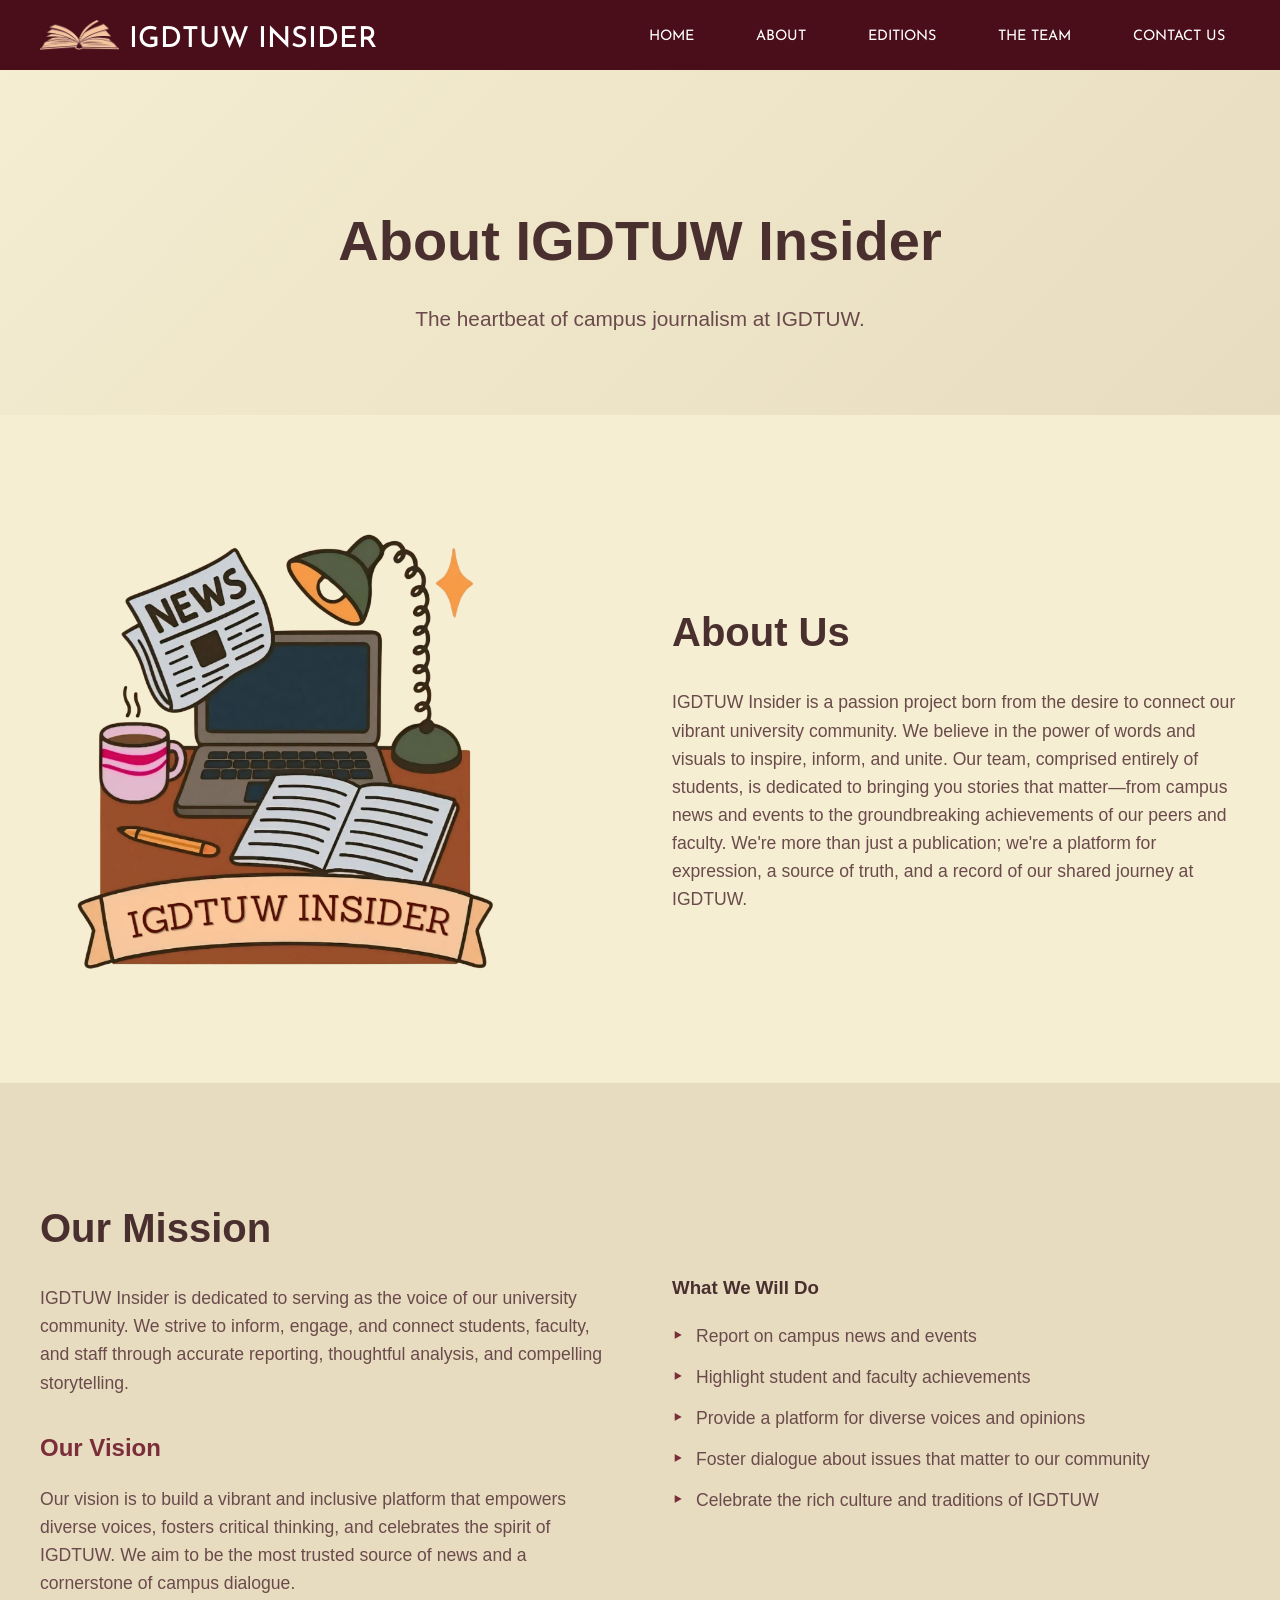
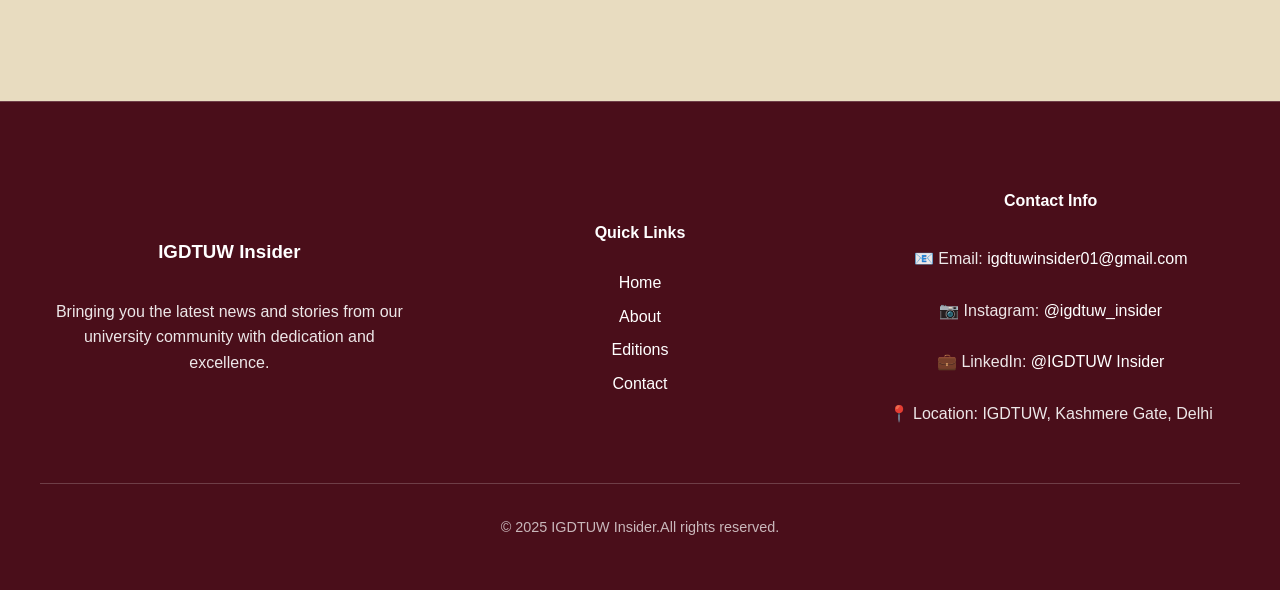
<file: pages/about/about.html>
<!DOCTYPE html>
<html lang="en">
<head>
    <meta charset="UTF-8">
    <meta name="viewport" content="width=device-width, initial-scale=1.0">
    <title>About - IGDTUW Insider</title>
    <link rel="stylesheet" href="https://cdnjs.cloudflare.com/ajax/libs/font-awesome/6.5.1/css/all.min.css">
    <link rel="stylesheet" href="../../navbar.css">
    <link rel="stylesheet" href="../../footer.css">
    <style>
      @import url('https://fonts.googleapis.com/css2?family=Josefin+Sans:ital,wght@0,100..700;1,100..700&display=swap');

:root {
  --bg-primary: #f5eed2;
  --bg-secondary: #e8dcc0;
  --card-bg: #fffdf8;

  --text-primary: #4a2f2f;
  --text-secondary: #6a4a4a;
  --muted-text: #8b6c6c;

  --accent-primary: #7a2e3a;
  --accent-secondary: #9c3f4b;
  --accent-subtle: #c9a27e;

  --border-color: #d8cbb7;
  --shadow: rgba(0, 0, 0, 0.08);

  --navbar-bg: #4A0E1A; 
}


body {
  font-family: 'Segoe UI', Tahoma, Geneva, Verdana, sans-serif;
  line-height: 1.6;
  background-color: var(--bg-primary);
  color: var(--text-primary);
  transition: all 0.3s ease;
  overflow-x: hidden;
  margin:0;
}

.container {
  max-width: 1200px;
  margin: 0 auto;
  padding: 0 20px;
}

/* Hero Section */
.hero {
  padding: 150px 0 80px;
  background: linear-gradient(
    135deg,
    var(--bg-primary) 0%,
    var(--bg-secondary) 100%
  );
  text-align: center;
}

.hero .container {
  max-width: 900px;
  margin: 0 auto;
  padding: 0 1rem;
}

.hero h1 {
  font-size: 3.5rem;
  font-weight: 700;
  color: var(--text-primary) !important; /* force palette */
  margin-bottom: 1rem;
}

.hero p {
  font-size: 1.3rem;
  color: var(--text-secondary) !important; /* force palette */
  max-width: 600px;
  margin: 0 auto;
}

/* About Us Section */
.about {
  padding: 80px 0;
}

.about-content {
  display: grid;
  grid-template-columns: 1fr 1fr;
  gap: 4rem;
  align-items: center;
}

.about-image-box {
  width: 100%;
  max-width: 500px;
  height: auto;
  border-radius: 12px;
  overflow: hidden;
  transform: rotate(-3deg);
  transition: transform 0.5s ease-in-out;
}

.about-image-box:hover {
  transform: rotate(0deg) scale(1.05);
}

.about-image-box img {
  width: 100%;
  height: auto;
  object-fit: cover;
  border-radius: 12px;
}

.about-text h2 {
  font-size: 2.5rem;
  margin-bottom: 1.5rem;
  color: var(--text-primary);
}

.about-text p {
  font-size: 1.1rem;
  color: var(--text-secondary);
}

/* Mission & Vision Section */
.mission {
  padding: 80px 0;
  background: var(--bg-secondary);
}

.mission-content {
  display: grid;
  grid-template-columns: 1fr 1fr;
  gap: 4rem;
  align-items: center;
}

.mission-text h2 {
  font-size: 2.5rem;
  margin-bottom: 1.5rem;
  color: var(--text-primary);
}

.mission-text h3 {
  font-size: 1.5rem;
  margin: 2rem 0 1rem;
  color: var(--accent-primary);
}

.mission-text p {
  color: var(--text-secondary);
  margin-bottom: 1.5rem;
  font-size: 1.1rem;
}

.mission-bullets ul {
  list-style: none;
  padding: 0;
}

.mission-bullets ul li {
  color: var(--text-secondary);
  margin-bottom: 0.8rem;
  padding-left: 1.5rem;
  position: relative;
  font-size: 1.1rem;
}

.mission-bullets ul li::before {
  content: '‣';
  position: absolute;
  left: 0;
  color: var(--accent-primary);
  font-weight: bold;
}

/* Animation */
@keyframes fadeInText {
  from {
    opacity: 0;
    transform: translateY(20px);
  }
  to {
    opacity: 1;
    transform: translateY(0);
  }
}

@keyframes rotate-border {
  from {
    transform: rotate(0deg);
  }
  to {
    transform: rotate(360deg);
  }
}

.animate-text-up,
.animate-fade-in-right,
.animate-fade-in-left,
.animate-scale-up,
.animate-fade-in-bottom,
.animate-float-up {
  opacity: 0;
  transform: translateY(20px);
  transition: opacity 0.8s ease, transform 0.8s ease;
}

.animate-text-up {
  transform: translateY(30px);
}

.animate-fade-in-right {
  transform: translateX(30px);
}

.animate-fade-in-left {
  transform: translateX(-30px);
}

.animate-scale-up {
  transform: scale(0.9);
}

.animate-fade-in-bottom {
  transform: translateY(30px);
}

.animate-float-up {
  transform: translateY(20px);
}

/* When animated */
.animate-text-up.active,
.animate-fade-in-right.active,
.animate-fade-in-left.active,
.animate-scale-up.active,
.animate-fade-in-bottom.active,
.animate-float-up.active {
  opacity: 1;
  transform: translate(0, 0) scale(1);
}

.delay-1 {
  transition-delay: 0.15s;
}

.delay-2 {
  transition-delay: 0.3s;
}

.delay-3 {
  transition-delay: 0.45s;
}

.delay-4 {
  transition-delay: 0.6s;
}

/* Responsive Design */
@media (max-width: 768px) {
  .hamburger {
    display: flex;
  }

  .nav-menu {
    position: fixed;
    left: -100%;
    top: 70px;
    flex-direction: column;
    background-color: var(--navbar-bg);
    width: 100%;
    text-align: center;
    transition: 0.3s;
    box-shadow: 0 10px 27px var(--shadow);
    padding: 0;
    margin: 0;
    backdrop-filter: none;
    opacity: 1;
  }

  .nav-menu.active {
    left: 0;
    animation: slideInRight 0.3s ease-out;
  }

  .nav-menu li {
    margin: 0 !important;
    padding: 0 !important;
    list-style: none;
  }

  .nav-menu .nav-link {
    display: block;
    padding: 20px;
    margin: 0;
    color: white;
    text-decoration: none;
    border-bottom: 1px solid rgba(255,255,255,0.1);
    width: 100%;
    box-sizing: border-box;
  }

  .nav-menu li:last-child .nav-link {
    border-bottom: none;
  }

  @keyframes slideInRight {
    from {
      opacity: 0;
      transform: translateX(-100px);
    }
    to {
      opacity: 1;
      transform: translateX(0);
    }
  }

  .hero h1 {
    font-size: 2.5rem;
  }

  .about-content,
  .mission-content {
    grid-template-columns: 1fr;
    gap: 2rem;
  }

  .about-content {
    display: flex;
    flex-direction: column;
  }

  .about-image-box {
    order: 1;
  }

  .about-text {
    order: 2;
  }

  .values-grid,
  .team-cards-grid {
    grid-template-columns: 1fr;
  }
}

@media (max-width: 480px) {
  .hero h1 {
    font-size: 2rem;
  }

  .hero p {
    font-size: 1rem;
  }

  .about-text h2,
  .mission-text h2,
  .values h2,
  .join-team h2 {
    font-size: 2rem;
  }
}

/* Custom Scrollbar */
::-webkit-scrollbar {
  width: 8px;
}

::-webkit-scrollbar-track {
  background: var(--bg-secondary);
}

::-webkit-scrollbar-thumb {
  background: linear-gradient(45deg, var(--accent-primary), var(--accent-secondary));
  border-radius: 10px;
}

::-webkit-scrollbar-thumb:hover {
  background: linear-gradient(45deg, var(--accent-secondary), var(--accent-primary));
}

/* Loading Animation */
.loading {
  opacity: 0;
  animation: fadeIn 1s ease-out forwards;
}

@keyframes fadeIn {
  to {
    opacity: 1;
  }
}
.logo h2{ 
  font-family: 'Josefin Sans', sans-serif ;
  font-weight: 500;
}
.nav-link{
  font-family: 'Josefin Sans', sans-serif ;
  font-weight: 400;
}

    </style>
</head>  
    <body class="loading">
    <!-- Enhanced Navigation -->
    <nav class="navbar">
        <div class="nav-container">
            <div class="logo">
                <img src="../../secondary-logo.png" alt="Logo" class="logo-img">
                <h2 style="padding-top:10px">IGDTUW INSIDER</h2>
            </div>
            <ul class="nav-menu">
                <li><a href="../../index.html" class="nav-link">HOME</a></li>
                <li><a href="about.html" class="nav-link">ABOUT</a></li>
                <li><a href="../edition/edition.html" class="nav-link">EDITIONS</a></li>
                <li><a href="../team/team.html" class="nav-link">THE TEAM</a></li>
                <li><a href="../contact/contact.html" class="nav-link">CONTACT US</a></li>

            </ul>
            <div class="hamburger">
                <span></span>
                <span></span>
                <span></span>
            </div>
        </div>
    </nav>

    <section class="hero">
        <div class="container">
            <h1 class="animate-text-up">About IGDTUW Insider</h1>
            <p class="animate-text-up delay-1">The heartbeat of campus journalism at IGDTUW.</p>
        </div>
    </section>

    <section class="about">
        <div class="container">
            <div class="about-content">
                <div class="about-image-box animate-fade-in-left">
                    <img src="logo-svg.svg" alt="A placeholder image of a university campus">
                </div>
                <div class="about-text animate-fade-in-right">
                    <h2>About Us</h2>
                    <p>IGDTUW Insider is a passion project born from the desire to connect our vibrant university
                        community. We believe in the power of words and visuals to inspire, inform, and unite. Our team,
                        comprised entirely of students, is dedicated to bringing you stories that matter—from campus
                        news and events to the groundbreaking achievements of our peers and faculty. We're more than
                        just a publication; we're a platform for expression, a source of truth, and a record of our
                        shared journey at IGDTUW.</p>
                </div>
            </div>
        </div>
    </section>

    <section class="mission">
        <div class="container">
            <div class="mission-content">
                <div class="mission-text animate-fade-in-right">
                    <h2>Our Mission</h2>
                    <p>IGDTUW Insider is dedicated to serving as the voice of our university community. We strive to
                        inform, engage, and connect students, faculty, and staff through accurate reporting, thoughtful
                        analysis, and compelling storytelling.</p>

                    <h3 class="animate-fade-in-right delay-1">Our Vision</h3>
                    <p>Our vision is to build a vibrant and inclusive platform that empowers diverse voices, fosters
                        critical thinking, and celebrates the spirit of IGDTUW. We aim to be the most trusted source of
                        news and a cornerstone of campus dialogue.</p>
                </div>
                <div class="mission-bullets animate-fade-in-left">
                    <h3>What We Will Do</h3>
                    <ul>
                        <li>Report on campus news and events</li>
                        <li>Highlight student and faculty achievements</li>
                        <li>Provide a platform for diverse voices and opinions</li>
                        <li>Foster dialogue about issues that matter to our community</li>
                        <li>Celebrate the rich culture and traditions of IGDTUW</li>
                    </ul>
                </div>
            </div>
        </div>
    </section>

<footer class="footer">
        <div class="container">
            <div class="footer-content">

                <div class="footer-section">
                    <h3>IGDTUW Insider</h3>
                    <p>Bringing you the latest news and stories from our university community with dedication and excellence.</p>
                </div>

                <div class="footer-section">
                    <h4>Quick Links</h4>
                    <ul>
                        <li><a href="../../index.html">Home</a></li>
                        <li><a href="about.html">About</a></li>
                        <li><a href="../edition/edition.html">Editions</a></li>
                        <li><a href="../contact/contact.html">Contact</a></li>
                    </ul>
                </div>
                
                <div class="footer-section">
                    <h4>Contact Info</h4>
                    <p>📧 Email: <a href="mailto:igdtuwinsider01@gmail.com" class="contact-link">igdtuwinsider01@gmail.com</a></p>
                    <p>📷 Instagram: <a href="https://www.instagram.com/igdtuw_insider" target="_blank" class="contact-link">@igdtuw_insider</a></p>
                    <p>💼 LinkedIn: <a href="https://www.linkedin.com/company/igdtuw-insider/" target="_blank" class="contact-link">@IGDTUW Insider</a></p>
                    <p>📍 Location: IGDTUW, Kashmere Gate, Delhi</p>
                </div>
            </div>

            <div class="footer-bottom">
                <p>&copy; 2025 IGDTUW Insider.All rights reserved.</p>
            </div>
        </div>
    </footer>

    <script>
        // Enhanced Mobile Menu Toggle with Animation
        const hamburger = document.querySelector('.hamburger');
        const navMenu = document.querySelector('.nav-menu');

        hamburger.addEventListener('click', function () {
            hamburger.classList.toggle('active');
            navMenu.classList.toggle('active');

            // Animate hamburger lines
            const spans = hamburger.querySelectorAll('span');
            if (hamburger.classList.contains('active')) {
                spans[0].style.transform = 'rotate(45deg) translate(9px, 9px)';
                spans[1].style.opacity = '0';
                spans[2].style.transform = 'rotate(-45deg) translate(7px, -6px)';
            } else {
                spans[0].style.transform = 'none';
                spans[1].style.opacity = '1';
                spans[2].style.transform = 'none';
            }
        });

        // Close mobile menu when clicking on a link
        document.querySelectorAll('.nav-link').forEach(n => n.addEventListener('click', () => {
            hamburger.classList.remove('active');
            navMenu.classList.remove('active');
            const spans = hamburger.querySelectorAll('span');
            spans[0].style.transform = 'none';
            spans[1].style.opacity = '1';
            spans[2].style.transform = 'none';
        }));

        // Smooth scrolling for anchor links
        document.querySelectorAll('a[href^="#"]').forEach(anchor => {
            anchor.addEventListener('click', function (e) {
                e.preventDefault();
                const target = document.querySelector(this.getAttribute('href'));
                if (target) {
                    target.scrollIntoView({
                        behavior: 'smooth',
                        block: 'start'
                    });
                }
            });
        });

        // Enhanced Navbar background on scroll
        window.addEventListener('scroll', function () {
            const navbar = document.querySelector('.navbar');
            const scrolled = window.pageYOffset;

            if (scrolled > 100) {
                navbar.style.background = 'var(--navbar-bg)';
                navbar.style.backdropFilter = 'blur(20px)';
                navbar.style.boxShadow = '0 4px 20px var(--shadow)';
            } else {
                navbar.style.background = 'var(--navbar-bg)';
                navbar.style.backdropFilter = 'blur(15px)';
                navbar.style.boxShadow = 'none';
            }
        });

        // Intersection Observer for scroll animations
        const observerOptions = {
            threshold: 0.1,
            rootMargin: '0px 0px -50px 0px'
        };

        const observer = new IntersectionObserver(function (entries, observer) {
            entries.forEach(entry => {
                if (entry.isIntersecting) {
                    entry.target.classList.add('active');
                    // Stop observing once it's active
                    observer.unobserve(entry.target);
                }
            });
        }, observerOptions);

        // Observe elements for animation
        document.querySelectorAll('.animate-text-up, .animate-fade-in-right, .animate-fade-in-left, .animate-scale-up, .animate-fade-in-bottom, .animate-float-up').forEach(el => {
            observer.observe(el);
        });

        // Enhanced Loading Animation
        window.addEventListener('load', function () {
            document.body.classList.add('loaded');
        });

        // Click effects for interactive elements
        document.querySelectorAll('.value-card, .team-card').forEach(element => {
            element.addEventListener('click', function (e) {
                // Simple scale effect
                this.style.transform = 'scale(0.98)';
                setTimeout(() => {
                    this.style.transform = '';
                }, 150);
            });
        });
    </script>
</body>

</html>
</file>
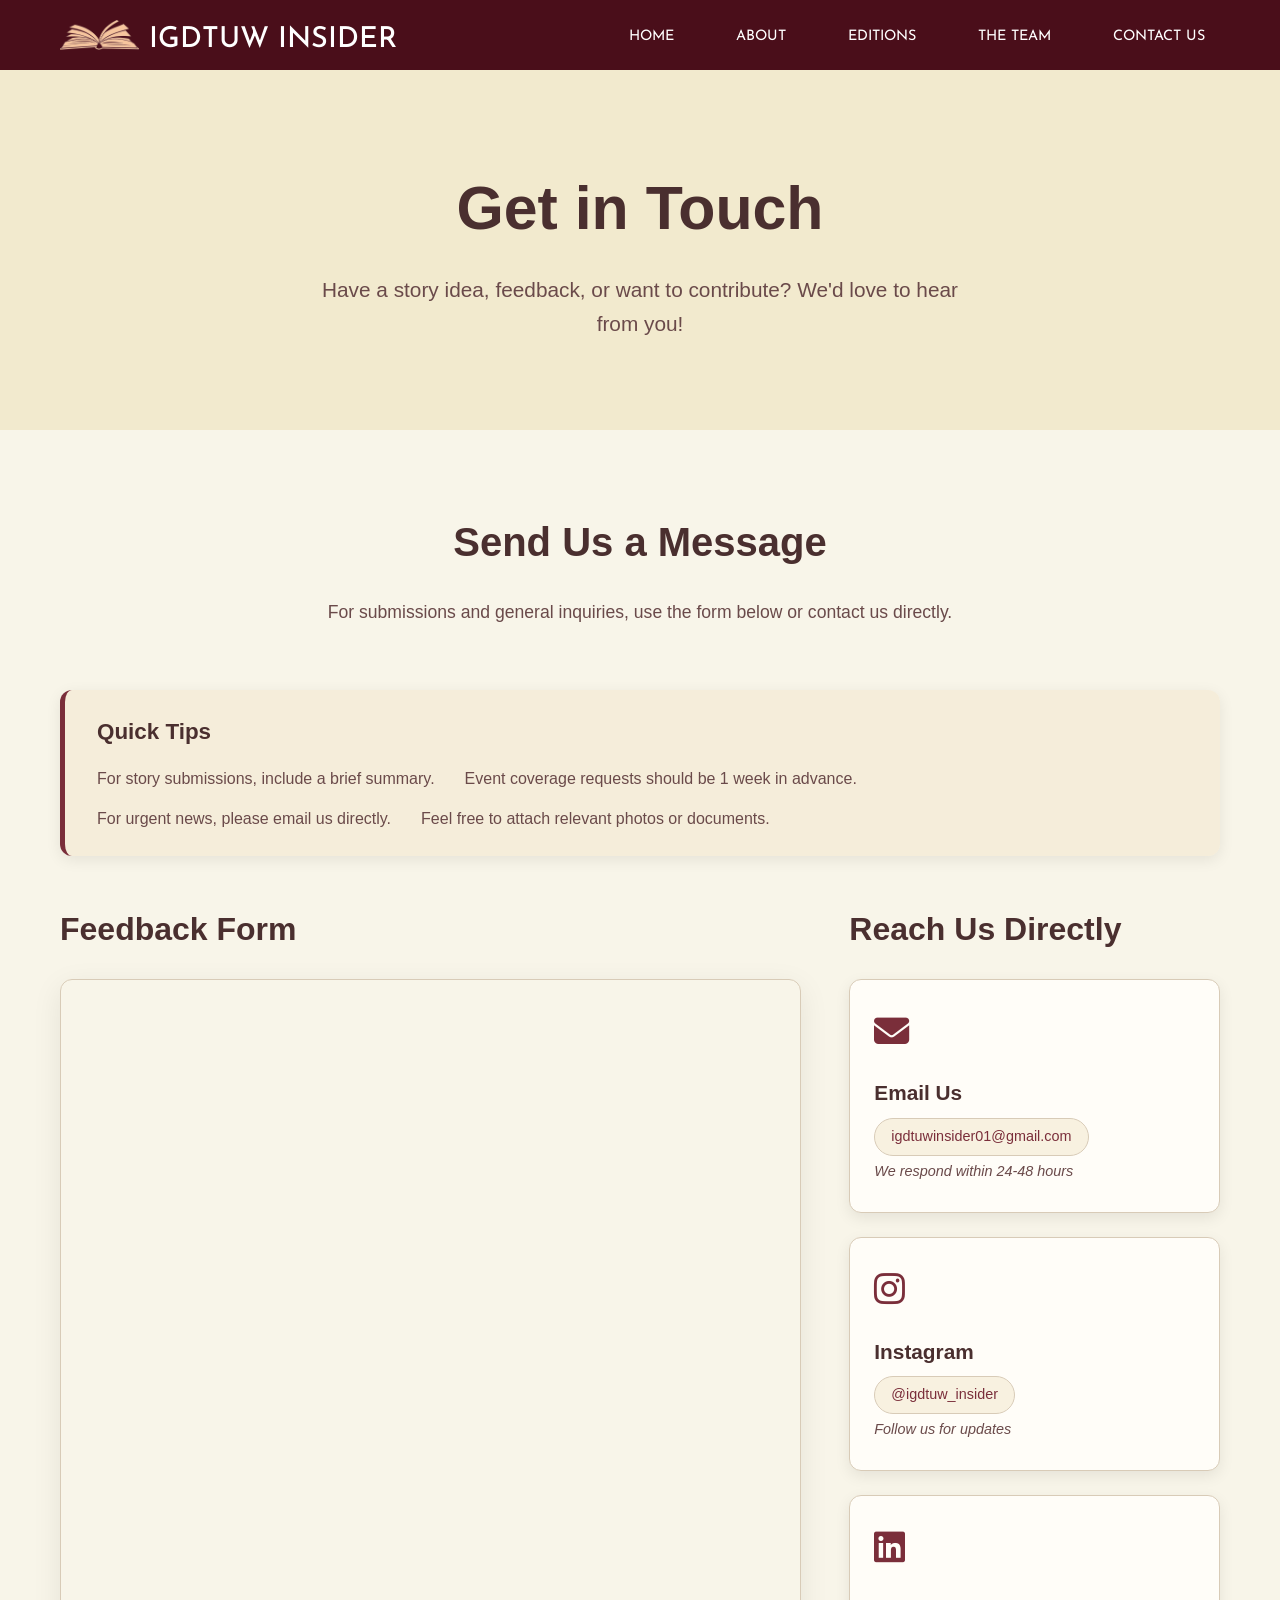
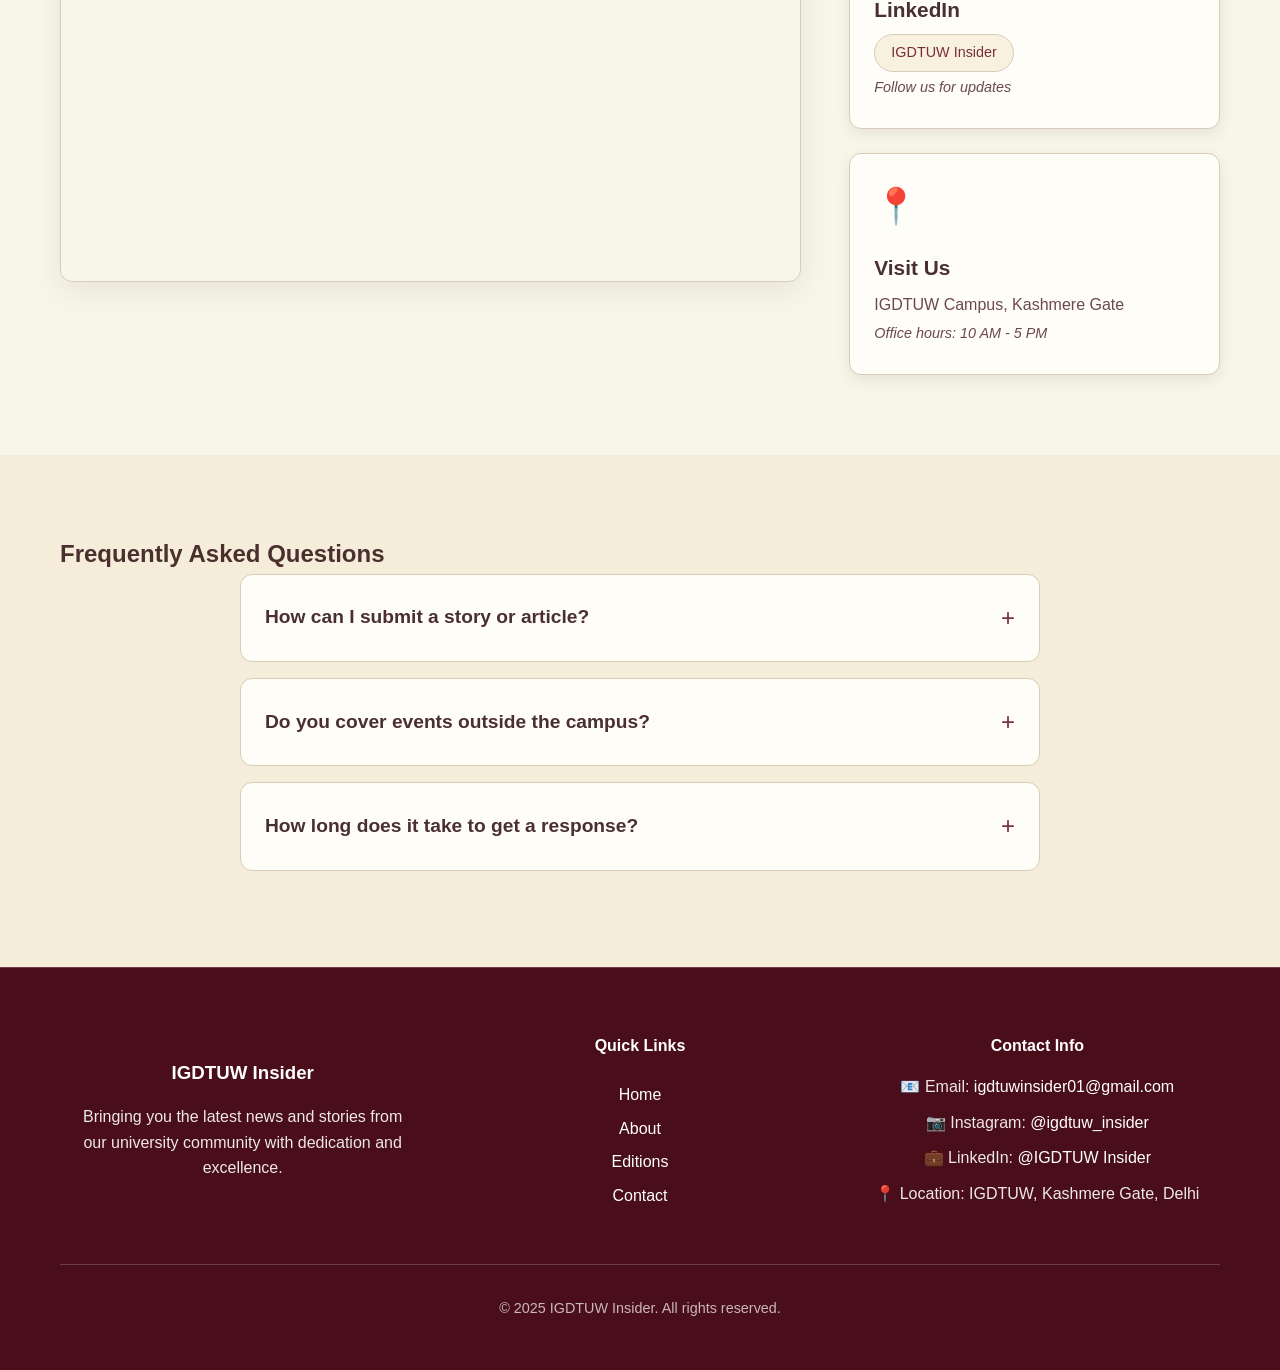
<file: pages/contact/contact.html>
<!DOCTYPE html>
<html lang="en" data-theme="light">
<head>
    <meta charset="UTF-8">
    <meta name="viewport" content="width=device-width, initial-scale=1.0">
    <!-- Font Awesome for icons, linked from a reliable CDN -->
    <link rel="stylesheet" href="https://cdnjs.cloudflare.com/ajax/libs/font-awesome/6.5.1/css/all.min.css">
    <link rel="stylesheet" href="../../navbar.css">
    <link rel="stylesheet" href="../../footer.css">
    <title>Contact Us - IGDTUW Insider</title>
    <style>
        @import url('https://fonts.googleapis.com/css2?family=Josefin+Sans:ital,wght@0,100..700;1,100..700&display=swap');
        /* General Reset and Base Styles */
        * {
            margin: 0;
            padding: 0;
            box-sizing: border-box;
        }

        :root {
            /* Light Theme */
            --bg-primary: #f8f5e9;
            --bg-secondary: #f1e6cc87;
            --card-bg: #fffdf8;

            --text-primary: #4a2f2f;
            --text-secondary: #6a4a4a;
            --muted-text: #8b6c6c;

            --accent-primary: #7a2e3a;
            --accent-secondary: #9c3f4b;
            --accent-subtle: #c9a27e;

            --border-color: #d8cbb7;
            --shadow: rgba(0, 0, 0, 0.08);

            --navbar-bg: rgba(248, 245, 233, 0.9);
            --footer-bg: #e9e1d0;
            --footer-text: #4a2f2f;
        }


        html {
            scroll-behavior: smooth;
        }

        body {
            font-family: 'Segoe UI', Tahoma, Geneva, Verdana, sans-serif;
            line-height: 1.6;
            background-color: var(--bg-primary);
            color: var(--text-primary);
            transition: all 0.3s ease;
            overflow-x: hidden;
        }

        .container {
            max-width: 1200px;
            margin: 0 auto;
            padding: 0 20px;
        }

        /* ========================================
        ANIMATIONS
        ======================================== */
        @keyframes backgroundPan {
            0% { background-position: 0% 50%; }
            50% { background-position: 100% 50%; }
            100% { background-position: 0% 50%; }
        }
        
        @keyframes iconWiggle {
            0%, 100% { transform: rotate(0deg); }
            25% { transform: rotate(-8deg); }
            75% { transform: rotate(8deg); }
        }

        @keyframes textReveal {
            from { transform: translateY(100%); }
            to { transform: translateY(0); }
        }
        
        @keyframes fadeInText {
            from { opacity: 0; transform: translateY(20px); }
            to { opacity: 1; transform: translateY(0); }
        }

        @keyframes fadeInDown {
            from {
                opacity: 0;
                transform: translateY(-30px);
            }
            to {
                opacity: 1;
                transform: translateY(0);
            }
        }

        @keyframes fadeInUp {
            from {
                opacity: 0;
                transform: translateY(20px);
            }
            to {
                opacity: 1;
                transform: translateY(0);
            }
        }

        /* Base state for scroll-triggered animations */
        .animate-on-scroll {
            opacity: 0;
            transition: opacity 0.8s cubic-bezier(0.175, 0.885, 0.32, 1.275), transform 0.8s cubic-bezier(0.175, 0.885, 0.32, 1.275);
        }

        .scroll-fade-up {
            transform: translateY(40px);
        }
        
        .is-visible {
            opacity: 1;
            transform: translateY(0);
        }

        /* Hero Section */
        .hero {
            padding: 160px 0 90px;
            background-color:#f2eace; 
            background-size: 400% 400%;
            animation: backgroundPan 15s ease infinite;
            text-align: center; 
            overflow: hidden;
        }
        .hero h1 { 
            font-size: 3.8rem; 
            font-weight: 800; 
            margin-bottom: 1rem; 
            animation: fadeInDown 0.8s ease-out;
        }
        .hero p { 
            font-size: 1.3rem; 
            color: var(--text-secondary); 
            max-width: 650px; 
            margin: 0 auto; 
        }
        
        /* Contact Section */
        .contact-section { 
            padding: 80px 0; 
        }
        .contact-section h2 { 
            font-size: 2.5rem; 
            text-align: center; 
            margin-bottom: 1.5rem; 
            animation: fadeInDown 0.8s ease-out;
        }
        .contact-section .section-subtitle { 
            text-align: center; 
            font-size: 1.1rem; 
            color: var(--text-secondary); 
            margin-bottom: 4rem; 
        }

        /* Quick Tips Card */
        .quick-tips-card { 
            background: var(--bg-secondary); 
            padding: 1.5rem 2rem; 
            border-radius: 12px; 
            border-left: 5px solid var(--accent-primary); 
            margin-bottom: 3rem; 
            box-shadow: 0 4px 15px var(--shadow); 
        }
        .quick-tips-card h3 { 
            margin-top: 0; 
            margin-bottom: 1rem; 
            font-size: 1.4rem; 
            display: flex; 
            align-items: center; 
            gap: 10px; 
        }
        .quick-tips-card .tips-content { 
            font-size: 1rem; 
            color: var(--text-secondary); 
            display: flex; 
            flex-wrap: wrap; 
            gap: 15px; 
            align-items: center; 
        }
        .quick-tips-card .tips-content span { 
            padding-right: 15px; 
        }

        /* Layout */
        .contact-layout { 
            display: grid; 
            grid-template-columns: 2fr 1fr; 
            gap: 3rem; 
            align-items: flex-start; 
        }
        .form-container h3, 
        .info-container h3 { 
            font-size: 2rem; 
            margin-bottom: 1.5rem; 
            color: var(--text-primary); 
        }

        /* Google Form Embed */
        .google-form-embed { 
            width: 100%; 
            height: 903px; 
            overflow: hidden; 
            border-radius: 12px; 
            border: 1px solid var(--border-color); 
            box-shadow: 0 8px 30px var(--shadow); 
        }
        .google-form-embed iframe { 
            width: 100%; 
            height: 100%; 
            border: 0; 
        }

        /* Info Cards */
        .info-cards { 
            display: flex; 
            flex-direction: column; 
            gap: 1.5rem; 
        }

        .info-card {
            position: relative;
            background: var(--card-bg);
            padding: 1.5rem;
            border-radius: 12px;
            border: 1px solid var(--border-color);
            box-shadow: 0 5px 15px var(--shadow);
            transition: transform 0.3s ease, box-shadow 0.3s ease;
            overflow: hidden;
            z-index: 1;
        }

        /* Gradient border effect - hidden initially */
        .info-card::before {
            content: '';
            position: absolute;
            top: -50%;
            left: -50%;
            width: 200%;
            height: 200%;
            background: conic-gradient(
                transparent 0deg,
                transparent 180deg,
                var(--accent-primary) 180deg,
                var(--accent-secondary) 270deg,
                var(--accent-primary) 360deg
            );
            animation: rotate-border 6s linear infinite;
            z-index: -1;
            opacity: 0; /* hidden until hover */
            transition: opacity 0.4s ease;
        }

        /* Inner safe background */
        .info-card::after {
            content: '';
            position: absolute;
            top: 2px;
            left: 2px;
            right: 2px;
            bottom: 2px;
            background: var(--card-bg);
            border-radius: 10px;
            z-index: -1;
        }

        /* Hover Glow */
        .info-card:hover {
            transform: translateY(-5px) scale(1.02);
            box-shadow: 0 10px 25px var(--shadow-hover),
                        0 0 15px var(--accent-primary),
                        0 0 25px var(--accent-secondary);
        }
        .info-card:hover::before {
            opacity: 1; /* border glows in */
        }

        /* Icon wiggle animation */
        .info-card:hover .info-icon { 
            animation: iconWiggle 0.5s ease; 
        }

        .info-icon { 
            font-size: 2.2rem; 
            margin-bottom: 1rem; 
            color: var(--accent-primary); 
            transition: color 0.3s ease; 
        }
        .info-card h3 { 
            font-size: 1.3rem; 
            margin-bottom: 0.5rem; 
        }
        .info-card p { 
            color: var(--text-secondary); 
            margin-bottom: 0.3rem; 
        }
        .info-note { 
            font-size: 0.9rem; 
            color: var(--text-secondary); 
            font-style: italic; 
        }

        /* Keyframes */
        @keyframes rotate-border {
            from { transform: rotate(0deg); }
            to { transform: rotate(360deg); }
        }

        .social-links { display: flex; gap: 0.5rem; flex-wrap: wrap; }
        .social-link {
            display: inline-block;
            padding: 0.4rem 1rem;
            background: var(--bg-secondary);
            border: 1px solid var(--border-color);
            border-radius: 20px;
            text-decoration: none;
            color: var(--accent-primary);
            font-size: 0.9rem;
            font-weight: 500;
            transition: all 0.3s ease;
        }

        .social-link:hover {
            background: var(--accent-primary);
            color: #fff;
            transform: translateY(-3px);
            box-shadow: 0 4px 10px var(--shadow);
        }
        /* FAQ Section */
        .faq-section { padding: 80px 0; background: var(--bg-secondary); }
        .faq-container { max-width: 800px; margin: 0 auto; }
        .faq-item { background: var(--card-bg); border-radius: 12px; margin-bottom: 1rem; border: 1px solid var(--border-color); overflow: hidden; transition: all 0.3s ease; }
        .faq-item:hover { border-color: var(--accent-primary); transform: scale(1.02); }
        .faq-question { padding: 1.5rem; cursor: pointer; display: flex; justify-content: space-between; align-items: center; }
        .faq-question h3 { font-size: 1.2rem; color: var(--text-primary); margin: 0; }
        .faq-toggle { font-size: 1.5rem; color: var(--accent-primary); transition: transform 0.4s cubic-bezier(0.175, 0.885, 0.32, 1.275); }
        .faq-answer { max-height: 0; overflow: hidden; transition: max-height 0.4s ease-in-out, padding 0.4s ease-in-out; }
        .faq-answer p { padding: 0 1.5rem; color: var(--text-secondary); transform: translateY(-10px); opacity: 0; transition: transform 0.3s ease, opacity 0.3s ease; }
        .faq-item.active .faq-toggle { transform: rotate(45deg); }
        .faq-item.active .faq-answer { max-height: 200px; padding-bottom: 1.5rem; }
        .faq-item.active .faq-answer p { transform: translateY(0); opacity: 1; transition-delay: 0.1s; }

        /* Responsive Design */
        @media (max-width: 992px) {
            .contact-layout { grid-template-columns: 1fr; }
        }
        
        @media (max-width: 768px) {
            .hamburger {
                display: flex;
            }

            .nav-menu {
                position: fixed;
                left: -100%;
                top: 70px;
                flex-direction: column;
                background-color: var(--navbar-bg);
                width: 100%;
                text-align: center;
                transition: 0.3s;
                box-shadow: 0 10px 27px var(--shadow);
                padding: 2rem 0;
                backdrop-filter: blur(15px);
            }

            .nav-menu.active {
                left: 0;
                animation: slideInRight 0.3s ease-out;
            }

            @keyframes slideInRight {
                from {
                    opacity: 0;
                    transform: translateX(100px);
                }
                to {
                    opacity: 1;
                    transform: translateX(0);
                }
            }

            .hero h1 { font-size: 2.8rem; }

            .social-links {
                justify-content: center;
            }
        }

        /* Custom Scrollbar */
        ::-webkit-scrollbar {
            width: 8px;
        }

        ::-webkit-scrollbar-track {
            background: var(--bg-secondary);
        }

        ::-webkit-scrollbar-thumb {
            background: linear-gradient(45deg, var(--accent-primary), var(--accent-secondary));
            border-radius: 10px;
        }

        ::-webkit-scrollbar-thumb:hover {
            background: linear-gradient(45deg, var(--accent-secondary), var(--accent-primary));
        }

        /* Loading Animation */
        .loading {
            opacity: 0;
            animation: fadeIn 1s ease-out forwards;
        }

        @keyframes fadeIn {
            to { opacity: 1; }
        }
.logo h2{ 
  font-family: 'Josefin Sans', sans-serif ;
  font-weight: 500;
}
.nav-link{
  font-family: 'Josefin Sans', sans-serif ;
  font-weight: 400;
}
        
    </style>
</head>
<body class="loading">
    <!-- Navigation Bar -->
    <nav class="navbar">
        <div class="nav-container">
            <div class="logo">
                <img src="../../secondary-logo.png" alt="Logo" class="logo-img">
                <h2 style="padding-top:10px">IGDTUW INSIDER</h2>
            </div>
            <ul class="nav-menu">
                <li><a href="../../index.html" class="nav-link">HOME</a></li>
                <li><a href="about.html" class="nav-link">ABOUT</a></li>
                <li><a href="../edition/edition.html" class="nav-link">EDITIONS</a></li>
                <li><a href="../team/team.html" class="nav-link">THE TEAM</a></li>
                <li><a href="../contact/contact.html" class="nav-link">CONTACT US</a></li>

            </ul>
            <div class="hamburger">
                <span></span>
                <span></span>
                <span></span>
            </div>
        </div>
    </nav>

    <!-- Hero Section -->
    <section class="hero">
        <div class="container">
            <h1 class="animated-heading"><span class="reveal-wrapper"><span class="reveal-text">Get in Touch</span></span></h1>
            <p class="section-subtitle animate-on-scroll scroll-fade-up">Have a story idea, feedback, or want to contribute? We'd love to hear from you!</p>
        </div>
    </section>

    <!-- Main Contact Section -->
    <section class="contact-section">
        <div class="container">
            <h2 class="animate-on-scroll scroll-fade-up">Send Us a Message</h2>
            <p class="section-subtitle animate-on-scroll scroll-fade-up">For submissions and general inquiries, use the form below or contact us directly.</p>
            
            <div class="quick-tips-card animate-on-scroll scroll-fade-up">
                <h3> Quick Tips</h3>
                <div class="tips-content">
                    <span> For story submissions, include a brief summary.</span>
                    <span> Event coverage requests should be 1 week in advance.</span>
                    <span> For urgent news, please email us directly.</span>
                    <span> Feel free to attach relevant photos or documents.</span>
                </div>
            </div>

            <div class="contact-layout">
                <div class="form-container animate-on-scroll scroll-fade-up">
                    <h3>Feedback Form</h3>
                    <div class="google-form-embed">
                        <!-- Google Form for submissions -->
                        <iframe src="https://docs.google.com/forms/d/e/1FAIpQLSctNSpyuLidM1q3_L_lwrMQT5fhkE5ckOtsVcMzJShdLeo4fg/viewform?usp=sharing&ouid=111341131689872010196" marginheight="0" marginwidth="0">Loading…</iframe>
                    </div>
                </div>
                
                <div class="info-container">
                    <h3 class="animate-on-scroll scroll-fade-up">Reach Us Directly</h3>
                    <div class="info-cards">
                        <div class="info-cards">
                            <!-- Email Card -->
                            <div class="info-card animate-on-scroll scroll-fade-up">
                                <div class="info-icon"><i class="fas fa-envelope"></i></div>
                                <h3>Email Us</h3>
                                <p><a href="mailto:igdtuwinsider01@gmail.com" class="social-link">igdtuwinsider01@gmail.com</a></p>
                                <p class="info-note">We respond within 24-48 hours</p>
                            </div>

                            <!-- Instagram Card -->
                            <div class="info-card animate-on-scroll scroll-fade-up">
                                <div class="info-icon"><i class="fab fa-instagram"></i></div>
                                <h3>Instagram</h3>
                                <p><a href="https://www.instagram.com/igdtuw_insider" target="_blank" class="social-link">@igdtuw_insider</a></p>
                                <p class="info-note">Follow us for updates</p>
                            </div>

                            <!-- LinkedIn Card -->
                            <div class="info-card animate-on-scroll scroll-fade-up">
                                <div class="info-icon"><i class="fab fa-linkedin"></i></div>
                                <h3>LinkedIn</h3>
                                <p><a href="https://www.linkedin.com/company/igdtuw-insider/" target="_blank" class="social-link">IGDTUW Insider</a></p>
                                <p class="info-note">Follow us for updates</p>
                            </div>

                            <!-- Visit Us Card -->
                            <div class="info-card animate-on-scroll scroll-fade-up">
                                <div class="info-icon">📍</div>
                                <h3>Visit Us</h3>
                                <p>IGDTUW Campus, Kashmere Gate</p>
                                <p class="info-note">Office hours: 10 AM - 5 PM</p>
                            </div>
                        </div>
                    </div>
                </div>
            </div>
        </div>
    </section>

    <!-- FAQ Section -->
    <section class="faq-section">
        <div class="container">
            <h2 class="animate-on-scroll scroll-fade-up">Frequently Asked Questions</h2>
            <div class="faq-container">
                <div class="faq-item animate-on-scroll scroll-fade-up">
                    <div class="faq-question"><h3>How can I submit a story or article?</h3><span class="faq-toggle">+</span></div>
                    <div class="faq-answer"><p>You can submit your story by filling out our contact form above or by directly emailing us. Please include a brief summary and any relevant details.</p></div>
                </div>
                <div class="faq-item animate-on-scroll scroll-fade-up">
                    <div class="faq-question"><h3>Do you cover events outside the campus?</h3><span class="faq-toggle">+</span></div>
                    <div class="faq-answer"><p>We primarily focus on campus-related news. However, if an external event has significant relevance to our university community, we may consider covering it.</p></div>
                </div>
                <div class="faq-item animate-on-scroll scroll-fade-up">
                    <div class="faq-question"><h3>How long does it take to get a response?</h3><span class="faq-toggle">+</span></div>
                    <div class="faq-answer"><p>We typically respond to emails within 24-48 hours. For urgent matters, please mention "URGENT" in your email subject line for a faster response.</p></div>
                </div>
            </div>
        </div>
    </section>

    <!-- Footer -->
    <footer class="footer">
        <div class="container">
            <div class="footer-content">

                <div class="footer-section">
                    <h3>IGDTUW Insider</h3>
                    <p>Bringing you the latest news and stories from our university community with dedication and excellence.</p>
                </div>

                <div class="footer-section">
                    <h4>Quick Links</h4>
                    <ul>
                        <li><a href="../../index.html">Home</a></li>
                        <li><a href="../about/about.html">About</a></li>
                        <li><a href="../edition/edition.html">Editions</a></li>
                        <li><a href="contact.html">Contact</a></li>
                    </ul>
                </div>
                
                <div class="footer-section">
                    <h4>Contact Info</h4>
                    <p>📧 Email: <a href="mailto:igdtuwinsider01@gmail.com" class="contact-link">igdtuwinsider01@gmail.com</a></p>
                    <p>📷 Instagram: <a href="https://www.instagram.com/igdtuw_insider" target="_blank" class="contact-link">@igdtuw_insider</a></p>
                    <p>💼 LinkedIn: <a href="https://www.linkedin.com/company/igdtuw-insider/" target="_blank" class="contact-link">@IGDTUW Insider</a></p>
                    <p>📍 Location: IGDTUW, Kashmere Gate, Delhi</p>
                </div>
            </div>

            <div class="footer-bottom">
                <p>&copy; 2025 IGDTUW Insider. All rights reserved.</p>
            </div>
        </div>
    </footer>



    <!-- All JavaScript is self-contained and requires no external files -->
    <script>
    document.addEventListener('DOMContentLoaded', function () {
        // --- Enhanced Mobile Menu Toggle with Animation ---
        const hamburger = document.querySelector('.hamburger');
        const navMenu = document.querySelector('.nav-menu');

        hamburger.addEventListener('click', function() {
            hamburger.classList.toggle('active');
            navMenu.classList.toggle('active');
            
            // Animate hamburger lines
            const spans = hamburger.querySelectorAll('span');
            if (hamburger.classList.contains('active')) {
                spans[0].style.transform = 'rotate(45deg) translate(9px, 9px)';
                spans[1].style.opacity = '0';
                spans[2].style.transform = 'rotate(-45deg) translate(7px, -6px)';
            } else {
                spans[0].style.transform = 'none';
                spans[1].style.opacity = '1';
                spans[2].style.transform = 'none';
            }
        });

        // Close mobile menu when clicking on a link
        document.querySelectorAll('.nav-link').forEach(n => n.addEventListener('click', () => {
            hamburger.classList.remove('active');
            navMenu.classList.remove('active');
            const spans = hamburger.querySelectorAll('span');
            spans[0].style.transform = 'none';
            spans[1].style.opacity = '1';
            spans[2].style.transform = 'none';
        }));

        // --- FAQ Accordion ---
        document.querySelectorAll('.faq-question').forEach(question => {
            question.addEventListener('click', () => {
                const faqItem = question.closest('.faq-item');
                const currentlyActive = document.querySelector('.faq-item.active');
                if (currentlyActive && currentlyActive !== faqItem) {
                    currentlyActive.classList.remove('active');
                }
                faqItem.classList.toggle('active');
            });
        });

        // --- Enhanced Navbar background on scroll ---
        window.addEventListener('scroll', function() {
            const navbar = document.querySelector('.navbar');
            const scrolled = window.pageYOffset;
            
            if (scrolled > 100) {
                navbar.style.background = 'var(--navbar-bg)';
                navbar.style.backdropFilter = 'blur(20px)';
                navbar.style.boxShadow = '0 4px 20px var(--shadow)';
            } else {
                navbar.style.background = 'var(--navbar-bg)';
                navbar.style.backdropFilter = 'blur(15px)';
                navbar.style.boxShadow = 'none';
            }
        });

        // --- Simplified Intersection Observer for scroll animations ---
        const observerOptions = {
            threshold: 0.1,
            rootMargin: '0px 0px -30px 0px'
        };

        const observer = new IntersectionObserver(function(entries) {
            entries.forEach(entry => {
                if (entry.isIntersecting) {
                    entry.target.classList.add('is-visible');
                }
            });
        }, observerOptions);

        // Observe elements for animation
        document.querySelectorAll('.animate-on-scroll').forEach(el => {
            observer.observe(el);
        });

        // --- Enhanced Loading Animation ---
        window.addEventListener('load', function() {
            document.body.classList.add('loaded');
        });

        // --- Simplified click effects without excessive animations ---
        document.querySelectorAll('.info-card, .faq-item').forEach(element => {
            element.addEventListener('click', function(e) {
                // Simple scale effect
                this.style.transform = 'scale(0.98)';
                setTimeout(() => {
                    this.style.transform = '';
                }, 150);
            });
        });
    });
    </script>
</body>
</html>
</file>
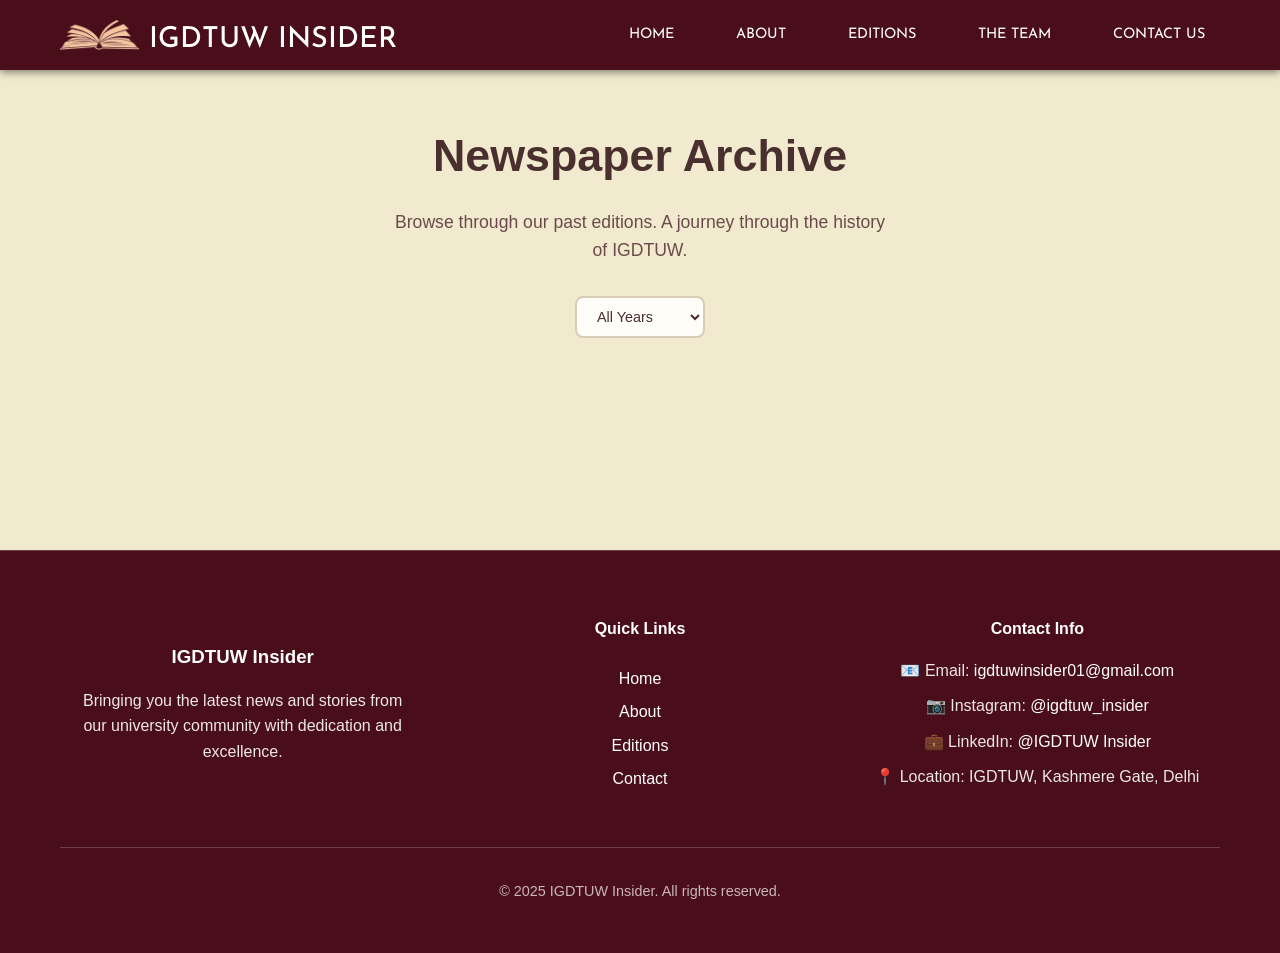
<file: pages/edition/edition.html>
<!DOCTYPE html>
<html lang="en">

<head>
    <meta charset="UTF-8">
    <meta name="viewport" content="width=device-width, initial-scale=1.0">
    <title>Editions - IGDTUW Insider</title>
    <link rel="stylesheet" href="../../navbar.css">
    <link rel="stylesheet" href="../../footer.css">
    <!-- Font Awesome -->
     
    <link rel="stylesheet" href="https://cdnjs.cloudflare.com/ajax/libs/font-awesome/6.4.0/css/all.min.css">

    <style>
        @import url('https://fonts.googleapis.com/css2?family=Josefin+Sans:ital,wght@0,100..700;1,100..700&display=swap');
        * {
            margin: 0;
            padding: 0;
            box-sizing: border-box;
        }

        :root {
            --bg-primary: #f2eace;
            --bg-secondary: #f1e6cc87;
            --card-bg: #fffdf8;

            --text-primary: #4a2f2f;
            --text-secondary: #6a4a4a;
            --muted-text: #8b6c6c;

            --accent-primary: #7a2e3a;
            --accent-secondary: #9c3f4b;
            --accent-subtle: #c9a27e;

            --border-color: #d8cbb7;
            --shadow: rgba(0, 0, 0, 0.08);

            --navbar-bg: #4A0E1A;
            --footer-bg: #e9e1d0;
            --footer-text: #4a2f2f;
        }

        body {
            font-family: 'Segoe UI', Tahoma, Geneva, Verdana, sans-serif;
            line-height: 1.6;
            background-color: var(--bg-primary);
            color: var(--text-primary);
            transition: all 0.3s ease;
        }

        .container {
            max-width: 1200px;
            margin: 0 auto;
            padding: 0 20px;
        }

        /* Hero Section */
        .hero {
            padding: 120px 0 60px;
            background: #f2eace;
            text-align: center;
        }

        .hero h1 {
            font-size: 2.8rem;
            font-weight: 700;
            color: var(--text-primary);
            margin-bottom: 1rem;
        }

        .hero p {
            font-size: 1.1rem;
            color: var(--text-secondary);
            max-width: 500px;
            margin: 0 auto 2rem;
        }

        /* Filter Section */
        .filter-section {
            display: flex;
            justify-content: center;
            margin-top: 1.5rem;
        }

        .filter-dropdown {
            padding: 10px 16px;
            border: 2px solid var(--border-color);
            border-radius: 8px;
            background: var(--card-bg);
            color: var(--text-primary);
            font-size: 0.9rem;
            cursor: pointer;
            transition: all 0.3s ease;
            min-width: 130px;
        }

        .filter-dropdown:hover,
        .filter-dropdown:focus {
            border-color: var(--accent-primary);
            outline: none;
        }

        .clear-filter {
            padding: 10px 20px;
            background: var(--accent-primary);
            color: white;
            border: none;
            border-radius: 8px;
            cursor: pointer;
            font-size: 0.9rem;
            transition: all 0.3s ease;
        }

        .clear-filter:hover {
            background: var(--accent-secondary);
            transform: translateY(-1px);
        }

        /* Editions Grid */
        .editions-section {
            padding: 60px 0;
        }

        .editions-grid {
            display: grid;
            grid-template-columns: repeat(auto-fit, minmax(320px, 1fr));
            gap: 2.5rem;
            margin-top: 2rem;
            justify-items: center;
        }

        .edition-card {
            width: 100%;
            max-width: 380px;
            aspect-ratio: 3/4;
            border-radius: 15px;
            overflow: hidden;
            cursor: pointer;
            position: relative;
            transition: all 0.3s ease;
            box-shadow: 0 8px 25px var(--shadow);
        }

        .edition-card:hover {
            transform: translateY(-5px);
            box-shadow: 0 15px 40px rgba(0, 0, 0, 0.15);
        }

        .edition-cover {
            width: 100%;
            height: 100%;
            background-size: cover;
            background-position: center;
            background-repeat: no-repeat;
            position: relative;
            transition: all 0.3s ease;
        }

        .edition-cover.drive-preview {
            background-image: url('https://drive.google.com/thumbnail?id=1CeYAS5mLdk-Zo_gly4ZN_Dq_aNySjQmT&sz=w800');
        }

        /* Hover Overlay */
        .hover-overlay {
            position: absolute;
            top: 0;
            left: 0;
            right: 0;
            bottom: 0;
            background: rgba(0, 0, 0, 0.6);
            display: flex;
            flex-direction: column;
            align-items: center;
            justify-content: center;
            opacity: 0;
            transition: all 0.4s ease;
            z-index: 2;
        }

        .edition-card:hover .hover-overlay {
            opacity: 1;
        }

        .search-icon {
            width: 70px;
            height: 70px;
            border: 3px solid white;
            border-radius: 50%;
            display: flex;
            align-items: center;
            justify-content: center;
            background: rgba(255, 255, 255, 0.1);
            backdrop-filter: blur(10px);
            transition: all 0.3s ease;
            transform: scale(0.8);
            margin-bottom: 20px;
            font-size: 28px;
            color: white;
        }

        .edition-card:hover .search-icon {
            transform: scale(1.05);
            background: rgba(255, 255, 255, 0.2);
        }

        .edition-title {
            color: white;
            font-size: 1.2rem;
            font-weight: 600;
            text-align: center;
            transform: translateY(10px);
            transition: transform 0.3s ease;
            text-shadow: 0 2px 10px rgba(0, 0, 0, 0.5);
        }

        .edition-card:hover .edition-title {
            transform: translateY(0);
        }

        /* No Results */
        .no-results {
            text-align: center;
            padding: 1rem 0;
        }

        .no-results h3 {
            font-size: 1.3rem;
            margin-bottom: 1rem;
            color: var(--text-primary);
        }

        /* Responsive Design */
        @media (max-width: 768px) {
            .hamburger {
                display: flex;
            }

            .nav-menu {
                position: fixed;
                left: -100%;
                top: 70px;
                flex-direction: column;
                background-color: var(--navbar-bg);
                width: 100%;
                text-align: center;
                transition: 0.3s;
                box-shadow: 0 10px 27px var(--shadow);
                padding: 0;
                margin: 0;
                backdrop-filter: none;
                opacity: 1;
            }

            .nav-menu.active {
                left: 0;
            }

            .nav-menu li {
                margin: 0 !important;
                padding: 0 !important;
                list-style: none;
            }

            .nav-menu .nav-link {
                display: block;
                padding: 20px;
                margin: 0;
                color: white;
                text-decoration: none;
                border-bottom: 1px solid rgba(255,255,255,0.1);
                width: 100%;
                box-sizing: border-box;
            }

            .nav-menu li:last-child .nav-link {
                border-bottom: none;
            }

            .hero h1 {
                font-size: 2.2rem;
            }

            .filter-section {
                flex-direction: column;
                align-items: center;
                gap: 0.5rem;
            }

            .editions-grid {
                grid-template-columns: repeat(auto-fit, minmax(250px, 1fr));
                gap: 2rem;
                padding: 0 1rem;
            }

            .edition-card {
                max-width: 300px;
            }

            .container {
                padding: 0 15px;
            }

            .search-icon {
                width: 60px;
                height: 60px;
                font-size: 24px;
            }

            .edition-title {
                font-size: 1.1rem;
            }

            .no-results {
                padding: 2rem 1rem;
                margin: 1rem;
            }

            .no-results-icon {
                font-size: 3rem;
            }
        }

        @media (max-width: 480px) {
            .hero {
                padding: 100px 0 40px;
            }

            .hero h1 {
                font-size: 2rem;
            }

            .editions-grid {
                grid-template-columns: 1fr;
                gap: 1.5rem;
                padding: 0 0.5rem;
            }

            .edition-card {
                max-width: 280px;
            }

            .search-icon {
                width: 55px;
                height: 55px;
                font-size: 22px;
            }
        }

        /* Animations */
        @keyframes fadeInUp {
            from {
                opacity: 0;
                transform: translateY(20px);
            }
            to {
                opacity: 1;
                transform: translateY(0);
            }
        }

        .fade-in-up {
            animation: fadeInUp 0.6s ease forwards;
        }

        @keyframes slideIn {
            from {
                opacity: 0;
                transform: scale(0.9);
            }
            to {
                opacity: 1;
                transform: scale(1);
            }
        }

        .slide-in {
            animation: slideIn 0.5s ease forwards;
        }
        
.logo h2{
    font-family: "Josefin Sans", sans-serif;
    font-weight: 500;
    }
    
.nav-menu{
    font-family: "Josefin Sans", sans-serif;
    }
.nav-link{
    font-weight: 400;
}
    </style>
</head>

<body>
    <!-- Navigation -->
    <nav class="navbar">
        <div class="nav-container">
            <div class="logo">
                <img src="../../secondary-logo.png" alt="Logo" class="logo-img">
                <h2 style="padding-top:10px">IGDTUW INSIDER</h2>
            </div>
            <ul class="nav-menu">
                <li><a href="../../index.html" class="nav-link">HOME</a></li>
                <li><a href="../about/about.html" class="nav-link">ABOUT</a></li>
                <li><a href="edition.html" class="nav-link">EDITIONS</a></li>
                <li><a href="../team/team.html" class="nav-link">THE TEAM</a></li>
                <li><a href="../contact/contact.html" class="nav-link">CONTACT US</a></li>
            </ul>
            <div class="hamburger">
                <span></span>
                <span></span>
                <span></span>
            </div>
        </div>
    </nav>

    <!-- Hero Section -->
    <section class="hero">
        <div class="container">
            <h1>Newspaper Archive</h1>
            <p>Browse through our past editions. A journey through the history of IGDTUW.</p>

            <!-- Filter Section -->
            <div class="filter-section">
                <select id="yearFilter" class="filter-dropdown">
                    <option value="">All Years</option>
                    <option value="2025">2025</option>
                    <option value="2024">2024</option>
                    <option value="2023">2023</option>
                    <option value="2022">2022</option>
                </select>
            </div>
        </div>
    </section>

    <section class="editions-section">
        <div class="container">
            <div class="editions-grid" id="editionsGrid">
                <!-- Edition 1 -->
                <!-- <div class="edition-card" data-year="2025" onclick="window.open('https://drive.google.com/file/d/1CeYAS5mLdk-Zo_gly4ZN_Dq_aNySjQmT/view', '_blank')">
                    <div class="edition-cover drive-preview">
                        <div class="hover-overlay">
                            <div class="search-icon">
                                <i class="fas fa-search"></i>
                            </div>
                            <div class="edition-title">Edition-1 | September 2025</div>
                        </div>
                    </div>
                </div> -->

                <!-- Add more editions here as they become available -->
                
            </div>

            <!-- No Results Message -->
            <div class="no-results" id="noResults" style="display: none;">
                <h3>No Editions found</h3>
            </div>
        </div>
    </section>
    
    <!-- Footer -->
    <footer class="footer">
        <div class="container">
            <div class="footer-content">
                <div class="footer-section">
                    <h3>IGDTUW Insider</h3>
                    <p>Bringing you the latest news and stories from our university community with dedication and excellence.</p>
                </div>

                <div class="footer-section">
                    <h4>Quick Links</h4>
                    <ul>
                        <li><a href="../../index.html">Home</a></li>
                        <li><a href="../about/about.html">About</a></li>
                        <li><a href="edition.html">Editions</a></li>
                        <li><a href="../contact/contact.html">Contact</a></li>
                    </ul>
                </div>
                
                <div class="footer-section">
                    <h4>Contact Info</h4>
                    <p>📧 Email: <a href="mailto:igdtuwinsider01@gmail.com" class="contact-link">igdtuwinsider01@gmail.com</a></p>
                    <p>📷 Instagram: <a href="https://www.instagram.com/igdtuw_insider" target="_blank" class="contact-link">@igdtuw_insider</a></p>
                    <p>💼 LinkedIn: <a href="https://www.linkedin.com/company/igdtuw-insider/" target="_blank" class="contact-link">@IGDTUW Insider</a></p>
                    <p>📍 Location: IGDTUW, Kashmere Gate, Delhi</p>
                </div>
            </div>

            <div class="footer-bottom">
                <p>&copy; 2025 IGDTUW Insider. All rights reserved.</p>
            </div>
        </div>
    </footer>

    <script>
        // Mobile Menu Toggle
        const hamburger = document.querySelector('.hamburger');
        const navMenu = document.querySelector('.nav-menu');

        if (hamburger && navMenu) {
            hamburger.addEventListener('click', function () {
                hamburger.classList.toggle('active');
                navMenu.classList.toggle('active');

                // Animate hamburger lines
                const spans = hamburger.querySelectorAll('span');
                if (hamburger.classList.contains('active')) {
                    spans[0].style.transform = 'rotate(45deg) translate(9px, 9px)';
                    spans[1].style.opacity = '0';
                    spans[2].style.transform = 'rotate(-45deg) translate(7px, -6px)';
                } else {
                    spans[0].style.transform = 'none';
                    spans[1].style.opacity = '1';
                    spans[2].style.transform = 'none';
                }
            });

            // Close mobile menu when clicking on a link
            document.querySelectorAll('.nav-link').forEach(n => n.addEventListener('click', () => {
                hamburger.classList.remove('active');
                navMenu.classList.remove('active');
                const spans = hamburger.querySelectorAll('span');
                spans[0].style.transform = 'none';
                spans[1].style.opacity = '1';
                spans[2].style.transform = 'none';
            }));
        }

        // Filter functionality
        const yearFilter = document.getElementById('yearFilter');
        const editionsGrid = document.getElementById('editionsGrid');
        const noResults = document.getElementById('noResults');

        function updateFilter() {
            const selectedYear = yearFilter.value;
            const editionCards = document.querySelectorAll('.edition-card');
            let visibleCount = 0;

            editionCards.forEach(card => {
                const cardYear = card.getAttribute('data-year');

                if (selectedYear === '' || cardYear === selectedYear) {
                    card.style.display = 'block';
                    visibleCount++;
                } else {
                    card.style.display = 'none';
                }
            });

            // Show/hide no results message
            if (visibleCount === 0 && selectedYear !== '') {
                noResults.style.display = 'block';
                editionsGrid.style.display = 'none';
            } else {
                noResults.style.display = 'none';
                editionsGrid.style.display = 'grid';
            }
        }

        if (yearFilter) {
            yearFilter.addEventListener('change', updateFilter);
        }

        // Intersection Observer for animations
        const observerOptions = {
            threshold: 0.1,
            rootMargin: '0px 0px -30px 0px'
        };

        const observer = new IntersectionObserver(function (entries) {
            entries.forEach(entry => {
                if (entry.isIntersecting) {
                    entry.target.style.opacity = '1';
                    entry.target.style.transform = 'translateY(0)';
                }
            });
        }, observerOptions);

        // Observe edition cards for animation
        document.querySelectorAll('.edition-card').forEach((card, index) => {
            card.style.opacity = '0';
            card.style.transform = 'translateY(20px)';
            card.style.transition = `opacity 0.6s ease ${index * 0.1}s, transform 0.6s ease ${index * 0.1}s`;
            observer.observe(card);
        });

        // Add smooth scroll behavior
        document.documentElement.style.scrollBehavior = 'smooth';
    </script>

</body>

</html>
</file>
<file: navbar.css>
:root {
    --bg-primary: #FEFDF7;
    --bg-secondary: #FDFDF7;
    --card-bg: #FEFDF7;

    --text-primary: #690609;
    --text-secondary: #690609;
    --muted-text: #792022;

    --accent-primary: #690609;
    --accent-secondary: #792022;
    --accent-subtle: #DFD6D0;

    --border-color: #DFD6D0;
    --shadow: rgba(121, 32, 34, 0.15);

    --navbar-bg: #8B1538;
    --navbar-text: #FFFFFF;
    --navbar-hover: #A01A44;
    
    --footer-bg: #8B1538;
    --footer-text: #FFFFFF;
    --neutral: #DFD6D0;
}

.navbar {
    position: fixed;
    top: 0;
    width: 100%;
    background-color: #4A0E1A !important;
    background: #4A0E1A !important;
    opacity: 1 !important;
    z-index: 1000;
    border-bottom: none;
    transition: none;
    box-shadow: 0 2px 8px rgba(0, 0, 0, 0.5);
}

/* Remove ALL transparency - force solid background */
.navbar.transparent {
    background-color: #4A0E1A !important;
    background: #4A0E1A !important;
    backdrop-filter: none !important;
    opacity: 1 !important;
}

.navbar * {
    opacity: 1 !important;
}

.nav-container {
    max-width: 1200px;
    margin: 0 auto;
    padding: 0 20px;
    display: flex;
    justify-content: space-between;
    align-items: center;
    height: 70px;
}

/* Logo text */
.logo h2 {
    color: var(--navbar-text);
    font-family: "Josefin Sans", sans-serif;
    font-weight: 500;
    font-size: 1.8rem;
    transition: color 0.3s ease;
    text-shadow: none;
}

.logo h2:hover {
    color: #FFE4E1;
    transform: scale(1.02);
}

/* Nav menu */
.nav-menu {
    display: flex;
    list-style: none;
    align-items: center;
    gap: 2rem;
}

/* Links */
.nav-link {
    text-decoration: none;
    color: var(--navbar-text);
    font-weight: 400;
    font-family: "Josefin Sans", sans-serif;
    font-size: 0.9rem;
    transition: all 0.3s ease;
    position: relative;
    padding: 10px 15px;
    border-radius: 6px;
    text-shadow: none;
}

/* Hover effect */
.nav-link:hover {
    color: #FFFFFF;
    background-color: rgba(255, 255, 255, 0.1);
    transform: translateY(-2px);
}

.nav-link::after {
    content: '';
    position: absolute;
    bottom: -5px;
    left: 50%;
    transform: translateX(-50%);
    width: 0;
    height: 2px;
    background-color: #FFFFFF;
    transition: width 0.3s ease;
}

.nav-link:hover::after {
    width: 80%;
}

/* Active link styling */
.nav-link.active {
    color: #FFFFFF;
    background-color: rgba(255, 255, 255, 0.15);
}

/* Hamburger */
.hamburger {
    display: none;
    flex-direction: column;
    cursor: pointer;
    transition: transform 0.3s ease;
}

.hamburger span {
    width: 25px;
    height: 3px;
    background: var(--navbar-text);
    margin: 3px 0;
    border-radius: 2px;
    transition: all 0.3s ease;
}

.hamburger:hover span {
    background: #FFFFFF;
}

/* Logo */
.logo {
    display: flex;
    align-items: center;
    gap: 10px;
}

.logo-img {
    height: 30px;
    width: auto;
}

.logo-img:hover {
    transform: rotate(360deg);
    border-color: #FFFFFF;
}

/* Mobile responsiveness */
@media (max-width: 768px) {
    .hamburger {
        display: flex;
    }
    
    .nav-menu {
        position: fixed;
        left: -100%;
        top: 70px;
        flex-direction: column;
        --navbar-bg: #4A0E1A !important;
        width: 100%;
        text-align: center;
        transition: 0.3s;
        box-shadow: 0 10px 27px rgba(0, 0, 0, 0.3);
        padding: 2rem 0;
        backdrop-filter: none !important;
        opacity: 1 !important;
    }
    
    .nav-menu.active {
        left: 0;
        animation: slideInRight 0.3s ease-out;
    }
    
    @keyframes slideInRight {
        from {
            opacity: 0;
            transform: translateX(-100px);
        }
        to {
            opacity: 1;
            transform: translateX(0);
        }
    }
    
    .nav-link {
        padding: 15px 20px;
        display: block;
        width: 100%;
        margin: 0.5rem 0;
        border-radius: 12px;
        color: var(--navbar-text);
        border: 1px solid transparent;
        transition: all 0.4s cubic-bezier(0.4, 0, 0.2, 1);
    }
    
    .nav-link:hover {
        background: rgba(255, 255, 255, 0.15);
        backdrop-filter: blur(10px);
        border: 1px solid rgba(255, 255, 255, 0.2);
        box-shadow: 
            0 4px 15px rgba(255, 255, 255, 0.1),
            inset 0 1px 0 rgba(255, 255, 255, 0.3);
        color: #FFFFFF;
        transform: scale(1.02);
    }
}
</file>
<file: style.css>
* {
    margin: 0;
    padding: 0;
    box-sizing: border-box;
}

:root {
    --bg-primary: #f5eed2;
    --bg-secondary: #f8f8f8;
    --card-bg: #ffffff;
    --text-primary: #333333;
    --text-secondary: #666666;
    --muted-text: #999999;
    --accent-primary: #690609;
    --accent-secondary: #4a0e1a;
    --accent-subtle: #8b1519;
    --border-color: #e0e0e0;
    --shadow: rgba(0, 0, 0, 0.08);
    --navbar-bg: #690609;
    --footer-bg: #4a0e1a;
    --footer-text: white;
}

body {
    font-family: 'Segoe UI', Tahoma, Geneva, Verdana, sans-serif;
    line-height: 1.6;
    background-color: var(--bg-primary);
    color: var(--text-primary);
    transition: all 0.3s ease;
    overflow-x: hidden;
}

.container {
    max-width: 1200px;
    margin: 0 auto;
    padding: 0 20px;
}

/* Hero Section */
.hero {
    position: relative;
    width: 100%;
    height: 100vh;
    background: url("bg.jpg") no-repeat center center / cover;
    display: flex;
    align-items: center;
    justify-content: center;
    padding: 100px 20px 50px;
    overflow: hidden;
}

/* Dark overlay */
.hero::before {
    content: "";
    position: absolute;
    top: 0;
    left: 0;
    width: 100%;
    height: 100%;
    background: rgba(0, 0, 0, 0.5);
    /* Adjust opacity for more/less darkness */
    z-index: 0;
}

/* Hero content */
.hero-content {
    position: relative;
    z-index: 2;
    max-width: 900px;
    text-align: center;
    color: #fff;
    display: flex;
    flex-direction: column;
    gap: 1.5rem;
    animation: fadeIn 1.5s ease-in-out;
}

.hero-content h1 {
    font-size: 3rem;
    font-weight: 700;
    line-height: 1.2;
}

.hero-content p {
    font-size: 1.2rem;
    max-width: 700px;
    margin: 0 auto;
    opacity: 0.9;
}

/* Buttons */
.hero-buttons {
    display: flex;
    gap: 1rem;
    justify-content: center;
    margin-top: 1.5rem;
}

.hero-buttons .btn {
    padding: 12px 25px;
    font-size: 1rem;
    font-weight: 600;
    text-decoration: none;
    border-radius: 8px;
    transition: 0.3s ease;
}

.hero-buttons .btn.primary {
    background: #690609;
    color: #ffffff;
    border: none;
}

.hero-buttons .btn.primary:hover {
    background: #8b1519;
}

.hero-buttons .btn.secondary {
    background: transparent;
    color: #fff;
    border: 2px solid #fff;
}

.hero-buttons .btn.secondary:hover {
    background: rgba(255, 255, 255, 0.2);
}

/* Animation for fade-in effect */
@keyframes fadeIn {
    0% {
        opacity: 0;
        transform: translateY(20px);
    }

    100% {
        opacity: 1;
        transform: translateY(0);
    }
}

/* Responsive */
@media (max-width: 768px) {
    .hero-content h1 {
        font-size: 2rem;
    }

    .hero-content p {
        font-size: 1rem;
    }

    .hero-buttons {
        flex-direction: column;
        align-items: center;
    }

    .hero-buttons .btn {
        width: auto;
        /* fits content */
        min-width: 140px;
        /* ensures it's not too small */
        max-width: 250px;
        /* prevents it from being too wide */
        text-align: center;
        margin: 0.5rem auto;
        /* keeps it centered with spacing */
        display: block;
    }
}


/* Quick Links Section */
.quick-links {
    padding: 60px 20px;
    background: var(--bg-primary);
    position: relative;
    overflow: hidden;
}

.quick-links::before {
    content: '';
    position: absolute;
    top: 0;
    left: 0;
    right: 0;
    bottom: 0;
    background: radial-gradient(circle at 30% 70%, rgba(105, 6, 9, 0.03), transparent 50%);
    /* radial-gradient(circle at 70% 30%, rgba(74, 14, 26, 0.03), transparent 50%); */
    animation: backgroundPulse 12s ease-in-out infinite;
}

@keyframes backgroundPulse {

    0%,
    100% {
        opacity: 0.3;
    }

    50% {
        opacity: 0.6;
    }
}

.quick-links h2 {
    text-align: center;
    font-size: 2.5rem;
    margin-bottom: 2rem;
    color: var(--text-primary);
    position: relative;
    z-index: 2;
    animation: fadeInDown 0.8s ease-out;
}

.links-grid {
    display: grid;
    grid-template-columns: repeat(auto-fit, minmax(250px, 1fr));
    gap: 2rem;
    position: relative;
    z-index: 2;
}

.link-card {
    background: var(--card-bg);
    padding: 2rem;
    border-radius: 15px;
    text-align: center;
    text-decoration: none;
    color: var(--text-primary);
    box-shadow: 0 8px 20px var(--shadow);
    transition: all 0.3s ease;
    border: 1px solid var(--border-color);
    position: relative;
    overflow: hidden;
    animation: fadeInUp 0.6s ease-out;
    transform: translateY(0);
    opacity: 1;
}

.link-card:nth-child(1) {
    animation-delay: 0.1s;
}

.link-card:nth-child(2) {
    animation-delay: 0.2s;
}

.link-card:nth-child(3) {
    animation-delay: 0.3s;
}

.link-card::before {
    content: '';
    position: absolute;
    top: 0;
    left: 0;
    right: 0;
    height: 4px;
    background: linear-gradient(90deg, var(--accent-primary), var(--accent-secondary));
    transform: scaleX(0);
    transition: transform 0.4s ease;
    transform-origin: left;
}

.link-card:hover::before {
    transform: scaleX(1);
}

.link-card:hover {
    transform: translateY(-5px);
    box-shadow: 0 15px 30px rgba(105, 6, 9, 0.2);
    border-color: var(--accent-primary);
}

.link-icon {
    font-size: 3rem;
    margin-bottom: 1rem;
    transition: all 0.3s ease;
    position: relative;
    z-index: 2;
}

.link-card:hover .link-icon {
    transform: scale(1.1);
    color: var(--accent-primary);
}

.link-card h3 {
    font-size: 1.3rem;
    margin-bottom: 1rem;
    color: var(--text-primary);
    transition: all 0.3s ease;
    position: relative;
    z-index: 2;
}

.link-card:hover h3 {
    color: var(--accent-primary);
}

.link-card p {
    color: var(--text-secondary);
    line-height: 1.6;
    transition: all 0.3s ease;
    position: relative;
    z-index: 2;
}

.link-card:hover p {
    color: var(--text-primary);
}

/* Responsive Design */
@media (max-width: 768px) {
    .hamburger {
        display: flex;
    }

    .nav-menu {
        position: fixed;
        left: -100%;
        top: 70px;
        flex-direction: column;
        background-color: var(--navbar-bg);
        width: 100%;
        text-align: center;
        transition: 0.3s;
        box-shadow: 0 10px 27px var(--shadow);
        padding: 2rem 0;
        backdrop-filter: blur(15px);
    }

    .nav-menu.active {
        left: 0;
        animation: slideInRight 0.3s ease-out;
    }

    .hero-content {
        grid-template-columns: 1fr;
        text-align: center;
        gap: 2rem;
    }

    .hero-content h1 {
        font-size: 2.5rem;
    }

    .newspaper-mockup {
        width: 250px;
        height: 330px;
    }

    .stories-grid,
    .links-grid {
        grid-template-columns: 1fr;
    }

    .hero {
        padding: 80px 20px 40px;
    }

    .social-links {
        justify-content: center;
    }
}

/* Scroll Animations */
.animate-on-scroll {
    opacity: 0;
    transform: translateY(30px);
    transition: all 0.6s ease-out;
}

.animate-on-scroll.animated {
    opacity: 1;
    transform: translateY(0);
}

/* Custom Scrollbar */
::-webkit-scrollbar {
    width: 8px;
}

::-webkit-scrollbar-track {
    background: var(--bg-secondary);
}

::-webkit-scrollbar-thumb {
    background: linear-gradient(45deg, var(--accent-primary), var(--accent-secondary));
    border-radius: 10px;
}

::-webkit-scrollbar-thumb:hover {
    background: linear-gradient(45deg, var(--accent-secondary), var(--accent-primary));
}

/* Loading Animation */
.loading {
    opacity: 0;
    animation: fadeIn 1s ease-out forwards;
}

@keyframes fadeIn {
    to {
        opacity: 1;
    }
}

@keyframes fadeInUp {
    from {
        opacity: 0;
        transform: translateY(20px);
    }

    to {
        opacity: 1;
        transform: translateY(0);
    }
}

@keyframes fadeInText {
    from {
        opacity: 0;
        transform: translateY(10px);
    }

    to {
        opacity: 1;
        transform: translateY(0);
    }
}

/* Featured Stories Section */
.featured-stories {
    padding: 60px 20px;
    background: #ede1b4;
    position: relative;
    overflow: hidden;
}

.featured-stories::before {
    content: '';
    position: absolute;
    top: 0;
    left: 0;
    right: 0;
    bottom: 0;
    background: radial-gradient(circle at 20% 80%, rgba(139, 21, 25, 0.05), transparent 60%);
    animation: featuredPulse 15s ease-in-out infinite;
}

@keyframes featuredPulse {

    0%,
    100% {
        opacity: 0.4;
    }

    50% {
        opacity: 0.7;
    }
}

.featured-stories h2 {
    text-align: center;
    font-size: 2.5rem;
    margin-bottom: 2rem;
    color: var(--text-primary);
    position: relative;
    z-index: 2;
    animation: fadeInDown 0.8s ease-out;
}

.featured-grid {
    display: grid;
    grid-template-columns: repeat(3, 1fr);
    gap: 2rem;
    max-width: 1200px;
    margin: 0 auto;
    position: relative;
    z-index: 2;
}

.featured-card {
    background: var(--card-bg);
    border-radius: 20px;
    box-shadow: 0 8px 20px var(--shadow);
    padding: 1.8rem;
    text-decoration: none;
    color: var(--text-primary);
    transition: all 0.3s ease;
    border: 1px solid var(--border-color);
    position: relative;
    overflow: hidden;
    cursor: pointer;
}

.featured-card::before {
    content: '';
    position: absolute;
    top: 0;
    left: 0;
    right: 0;
    height: 4px;
    background: linear-gradient(90deg, var(--accent-primary), var(--accent-secondary));
    transform: scaleX(0);
    transition: transform 0.4s ease;
    transform-origin: left;
}

.featured-card:hover::before {
    transform: scaleX(1);
}

.featured-card:hover {
    transform: translateY(-5px);
    border-color: var(--accent-primary);
    box-shadow: 0 15px 30px rgba(105, 6, 9, 0.2);
}

.feature-badge {
    background: var(--accent-primary);
    color: white;
    padding: 6px 12px;
    border-radius: 15px;
    font-size: 0.8rem;
    font-weight: bold;
    display: inline-block;
    margin-bottom: 1rem;
}

.featured-card h3 {
    font-size: 1.3rem;
    margin-bottom: 1rem;
    color: var(--text-primary);
    line-height: 1.4;
    transition: all 0.3s ease;
}

.featured-card:hover h3 {
    color: var(--accent-primary);
}

.featured-card p {
    color: var(--text-secondary);
    font-size: 0.95rem;
    line-height: 1.6;
    margin-bottom: 1.2rem;
    transition: all 0.3s ease;
}

.featured-card:hover p {
    color: var(--text-primary);
}

.story-meta {
    display: flex;
    justify-content: space-between;
    align-items: center;
    font-size: 0.85rem;
    color: var(--muted-text);
    margin-top: auto;
}

.story-author {
    font-weight: 600;
    color: var(--accent-primary);
}

.story-date {
    color: var(--text-secondary);
}

/* Main featured story (first one) */
.featured-card.main-story {
    background: linear-gradient(135deg, var(--accent-primary), var(--accent-secondary));
    color: white;
}

.featured-card.main-story h3 {
    color: white;
    font-size: 1.4rem;
}

.featured-card.main-story p {
    color: rgba(255, 255, 255, 0.9);
}

.featured-card.main-story .feature-badge {
    color: white;
    backdrop-filter: blur(10px);
}

.featured-card.main-story .story-meta {
    color: rgba(255, 255, 255, 0.8);
}

.featured-card.main-story .story-author {
    color: white;
}

.featured-card.main-story:hover h3 {
    color: white;
}

.featured-card.main-story:hover p {
    color: rgba(255, 255, 255, 0.95);
}

/* Story Overlay Modal */
.story-overlay {
    display: none;
    position: fixed;
    top: 0;
    left: 0;
    width: 100%;
    height: 100%;
    background: rgba(0, 0, 0, 0.8);
    backdrop-filter: blur(10px);
    z-index: 1000;
    justify-content: center;
    align-items: center;
    animation: fadeIn 0.3s ease-out;
}

.story-modal {
    background: white;
    border-radius: 20px;
    max-width: 800px;
    max-height: 90vh;
    margin: 20px;
    position: relative;
    overflow: hidden;
    box-shadow: 0 25px 50px rgba(0, 0, 0, 0.3);
}

.close-btn {
    position: absolute;
    top: 15px;
    right: 20px;
    background: rgba(255, 255, 255, 0.95);
    border: 2px solid var(--accent-primary);
    font-size: 1.5rem;
    color: var(--accent-primary);
    cursor: pointer;
    z-index: 1001;
    width: 45px;
    height: 45px;
    border-radius: 50%;
    display: flex;
    align-items: center;
    justify-content: center;
    transition: all 0.3s ease;
    font-weight: bold;
    box-shadow: 0 4px 15px rgba(0, 0, 0, 0.2);
}

.close-btn:hover {
    background: var(--accent-primary);
    color: white;
    transform: scale(1.1);
    box-shadow: 0 6px 20px rgba(105, 6, 9, 0.3);
}

.story-header {
    background: linear-gradient(135deg, var(--accent-primary), var(--accent-secondary));
    color: white;
    padding: 40px 40px 30px;
    text-align: center;
}

.story-header .story-badge {
    background: rgba(255, 255, 255, 0.2);
    color: white;
    padding: 8px 16px;
    border-radius: 20px;
    font-size: 0.9rem;
    font-weight: bold;
    display: inline-block;
    margin-bottom: 20px;
    backdrop-filter: blur(10px);
}

.story-header h2 {
    font-size: 2rem;
    margin-bottom: 15px;
    line-height: 1.3;
}

.story-meta-full {
    color: rgba(255, 255, 255, 0.8);
    font-size: 0.95rem;
}

.story-content {
    padding: 40px;
    max-height: 60vh;
    overflow-y: auto;
    line-height: 1.8;
}

.story-intro {
    font-size: 1.2rem;
    color: var(--accent-primary);
    font-weight: 500;
    margin-bottom: 30px;
    text-align: center;
    font-style: italic;
}

.story-content h3 {
    color: var(--accent-primary);
    font-size: 1.3rem;
    margin: 30px 0 15px;
    font-weight: 600;
}

.story-content p {
    color: var(--text-primary);
    margin-bottom: 20px;
    font-size: 1rem;
}

.story-conclusion {
    background: linear-gradient(135deg, #f8f5f0, #f2ede3);
    padding: 25px;
    border-radius: 15px;
    border-left: 5px solid var(--accent-primary);
    font-style: italic;
    margin-top: 30px;
}

/* Responsive Design */
@media (max-width: 768px) {
    .featured-grid {
        grid-template-columns: 1fr;
        gap: 1.5rem;
    }

    .featured-card {
        padding: 1.5rem;
    }

    .featured-stories {
        padding: 40px 20px;
    }

    .featured-stories h2 {
        font-size: 2rem;
        margin-bottom: 1.5rem;
    }

    .story-modal {
        margin: 10px;
        max-height: 95vh;
    }

    .story-header {
        padding: 30px 25px 20px;
    }

    .story-header h2 {
        font-size: 1.6rem;
    }

    .story-content {
        padding: 25px 20px;
    }
}

/* Animation for featured stories */
.featured-card.animate-on-scroll {
    opacity: 0;
    transform: translateY(30px);
    transition: all 0.6s ease-out;
}

.featured-card.animate-on-scroll.animated {
    opacity: 1;
    transform: translateY(0);
}

.featured-card:nth-child(1) {
    animation-delay: 0.1s;
}

.featured-card:nth-child(2) {
    animation-delay: 0.2s;
}

.featured-card:nth-child(3) {
    animation-delay: 0.3s;
}
</file>
<file: footer.css>
:root {
    --footer-bg: #4a0e1a;
    --footer-text: white;
    --footer-link-hover: #cccccc;
    --footer-border: rgba(255, 255, 255, 0.2);
}

.footer {
    background: #4A0E1A;
    padding: 50px 20px;
    border-top: 1px solid var(--footer-border);
    position: relative;
    overflow: hidden;
    color: white;
}

/* Container styling - This was missing and causing the layout issues */
.footer .container {
    max-width: 1200px;
    margin: 0 auto;
    padding: 0 20px;
}

/* --- Grid layout --- */
.footer-content {
    display: grid;
    grid-template-columns: repeat(auto-fit, minmax(250px, 1fr));
    gap: 2rem;
    text-align: center;
    z-index: 2;
}

/* --- Sections --- */
.footer-content > div {
    display: flex;
    flex-direction: column;
    align-items: center;
    justify-content: center;
    transition: transform 0.3s ease, box-shadow 0.3s ease;
    padding: 15px;
    border-radius: 12px;
}

/* Subtle hover effect for symmetry */
.footer-content > div:hover {
    transform: translateY(-5px);
    box-shadow: 0 6px 20px rgba(0, 0, 0, 0.3);
}

/* --- Headings --- */
.footer h3, 
.footer h4 {
    margin-bottom: 1rem;
    font-weight: 700;
    color: white;
    transition: color 0.3s ease;
}

.footer h3:hover, 
.footer h4:hover {
    color: #cccccc;
}

/* --- Paragraphs --- */
.footer p {
    color: rgba(255, 255, 255, 0.9);
    line-height: 1.6;
    margin-bottom: 10px;
}

/* --- Links --- */
.footer a {
    color: white;
    text-decoration: none;
    transition: color 0.3s ease, transform 0.2s ease;
}

.footer a:hover {
    color: #cccccc;
    transform: scale(1.05);
}

/* Contact links specific styling */
.contact-link {
    color: rgba(255, 255, 255, 0.9);
    text-decoration: none;
    transition: color 0.3s ease;
}

.contact-link:hover {
    color: white;
}

/* --- Quick links list --- */
.footer ul {
    list-style: none;
    padding: 0;
    margin: 0;
}

.footer ul li {
    margin: 0.5rem 0;
}

/* --- Footer bottom --- */
.footer-bottom {
    text-align: center;
    padding-top: 2rem;
    border-top: 1px solid var(--footer-border);
    color: white;
    font-size: 0.9rem;
    animation: fadeInText 1s ease-out 0.5s both;
    margin-top: 2rem;
}

.footer-bottom p {
    color: rgba(255, 255, 255, 0.7);
    margin: 0;
}

/* --- Animations --- */
@keyframes fadeInText {
    from { opacity: 0; transform: translateY(10px); }
    to { opacity: 1; transform: translateY(0); }
}

/* --- Responsiveness --- */
@media (max-width: 768px) {
    .footer {
        padding: 30px 15px;
    }

    .footer .container {
        padding: 0 10px;
    }
    
    .footer-content {
        grid-template-columns: 1fr; /* stack sections vertically */
        text-align: center;
        gap: 1.5rem;
    }

    .footer-content > div {
        margin-bottom: 1.5rem;
    }
    
    .footer-content > div:hover {
        transform: none; /* Disable hover effects on mobile */
        box-shadow: none;
    }
}
</file>
